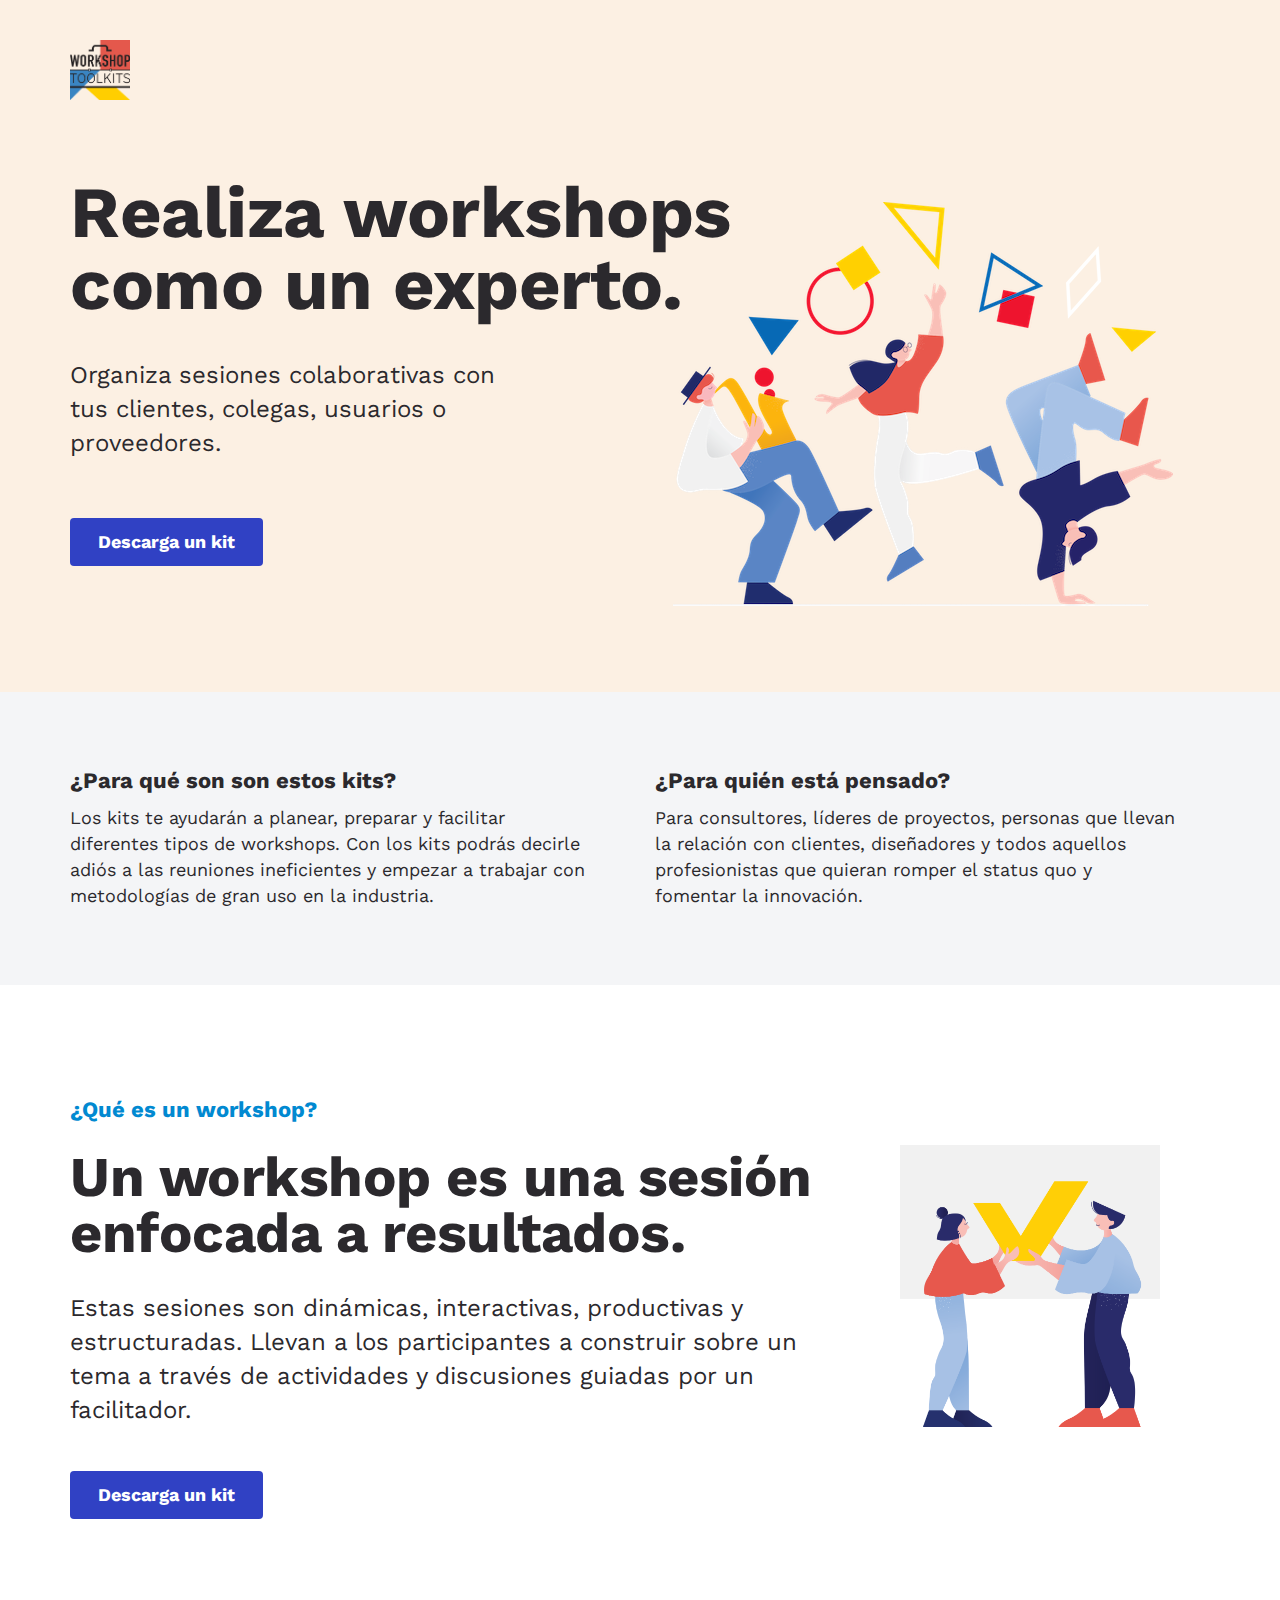
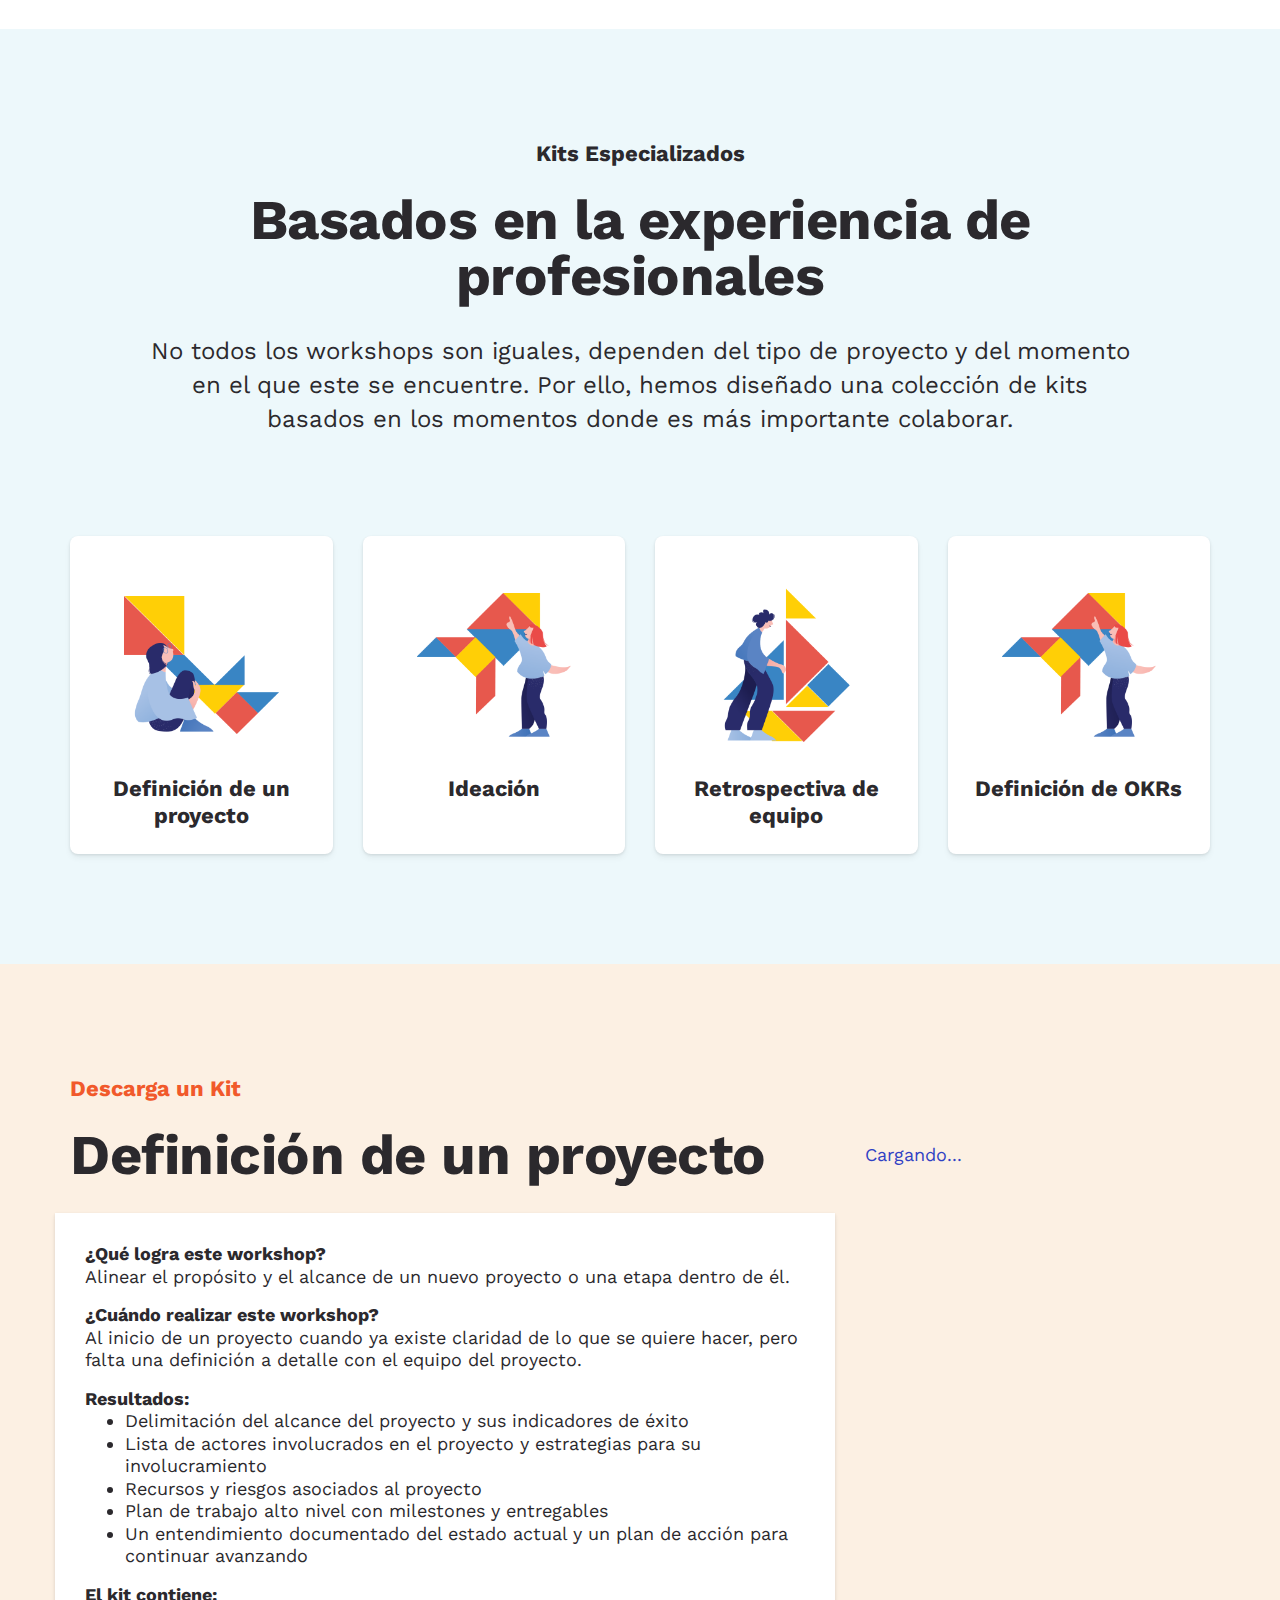
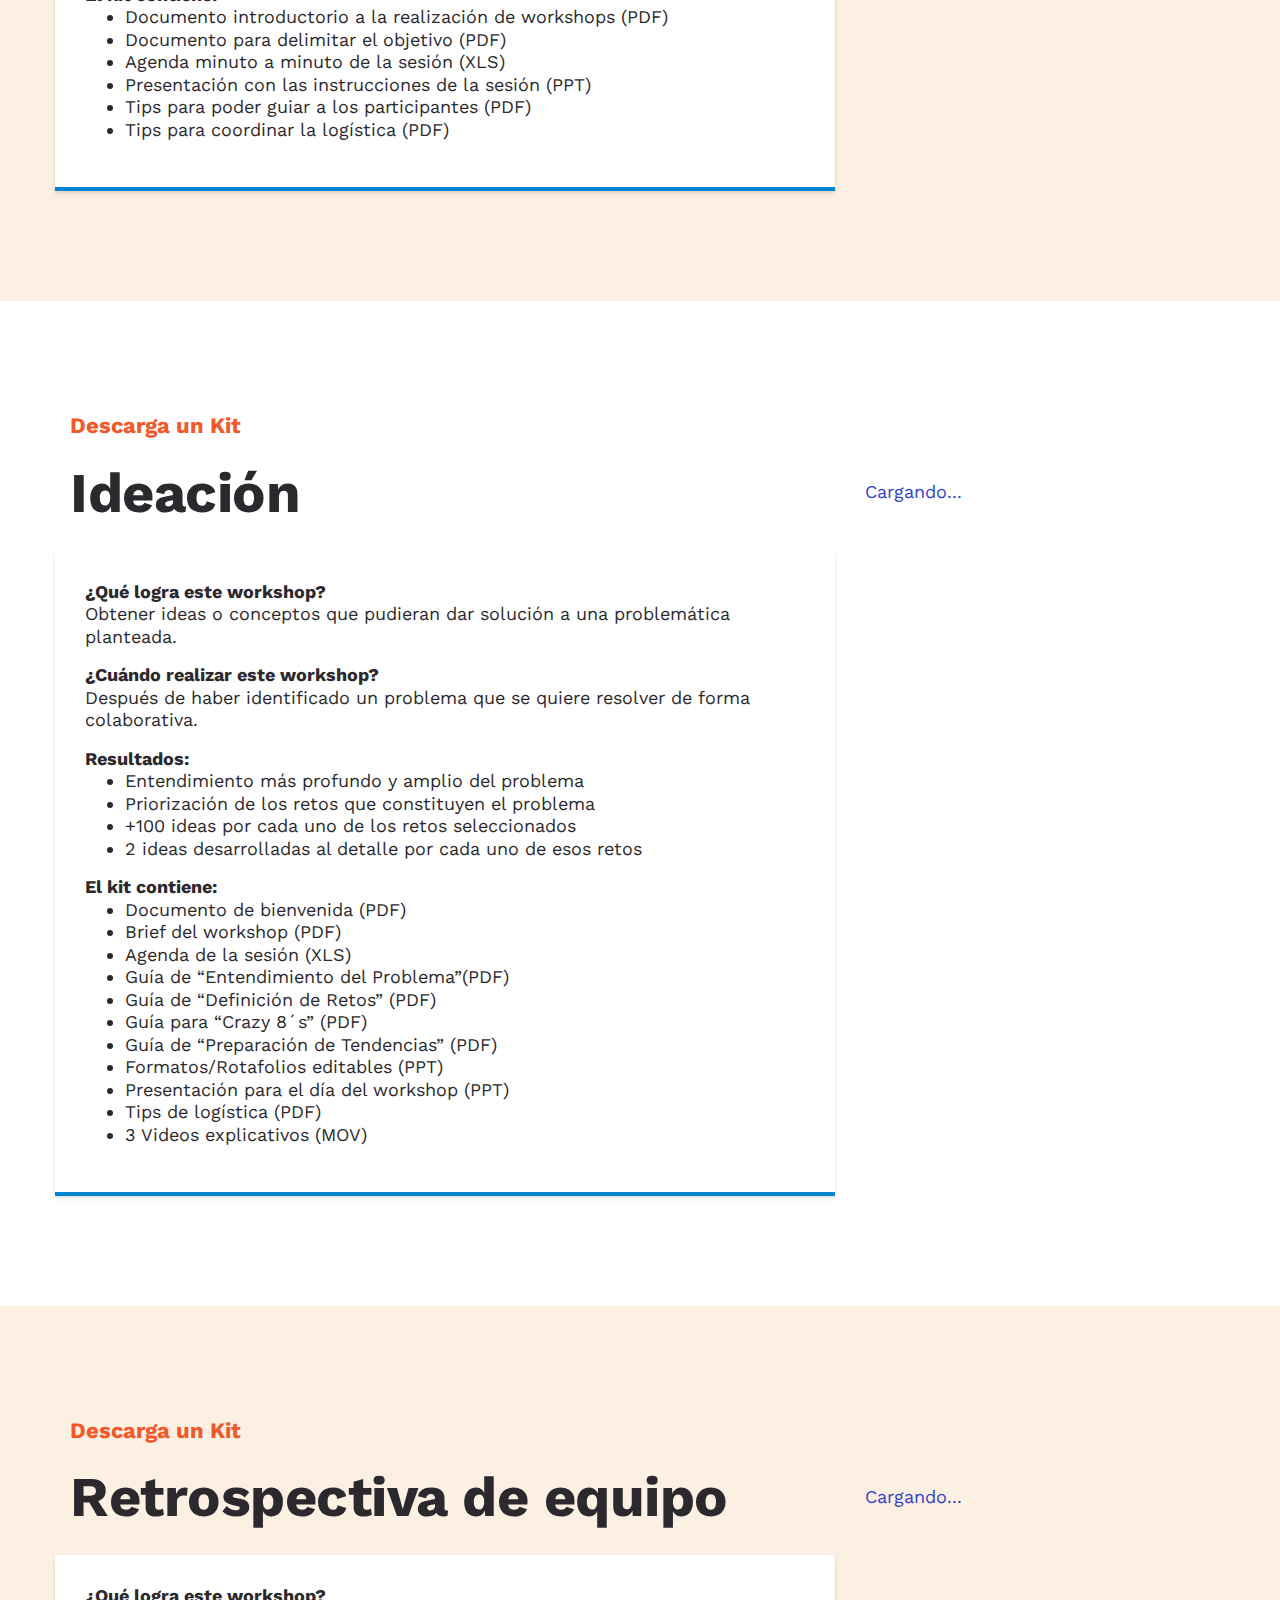
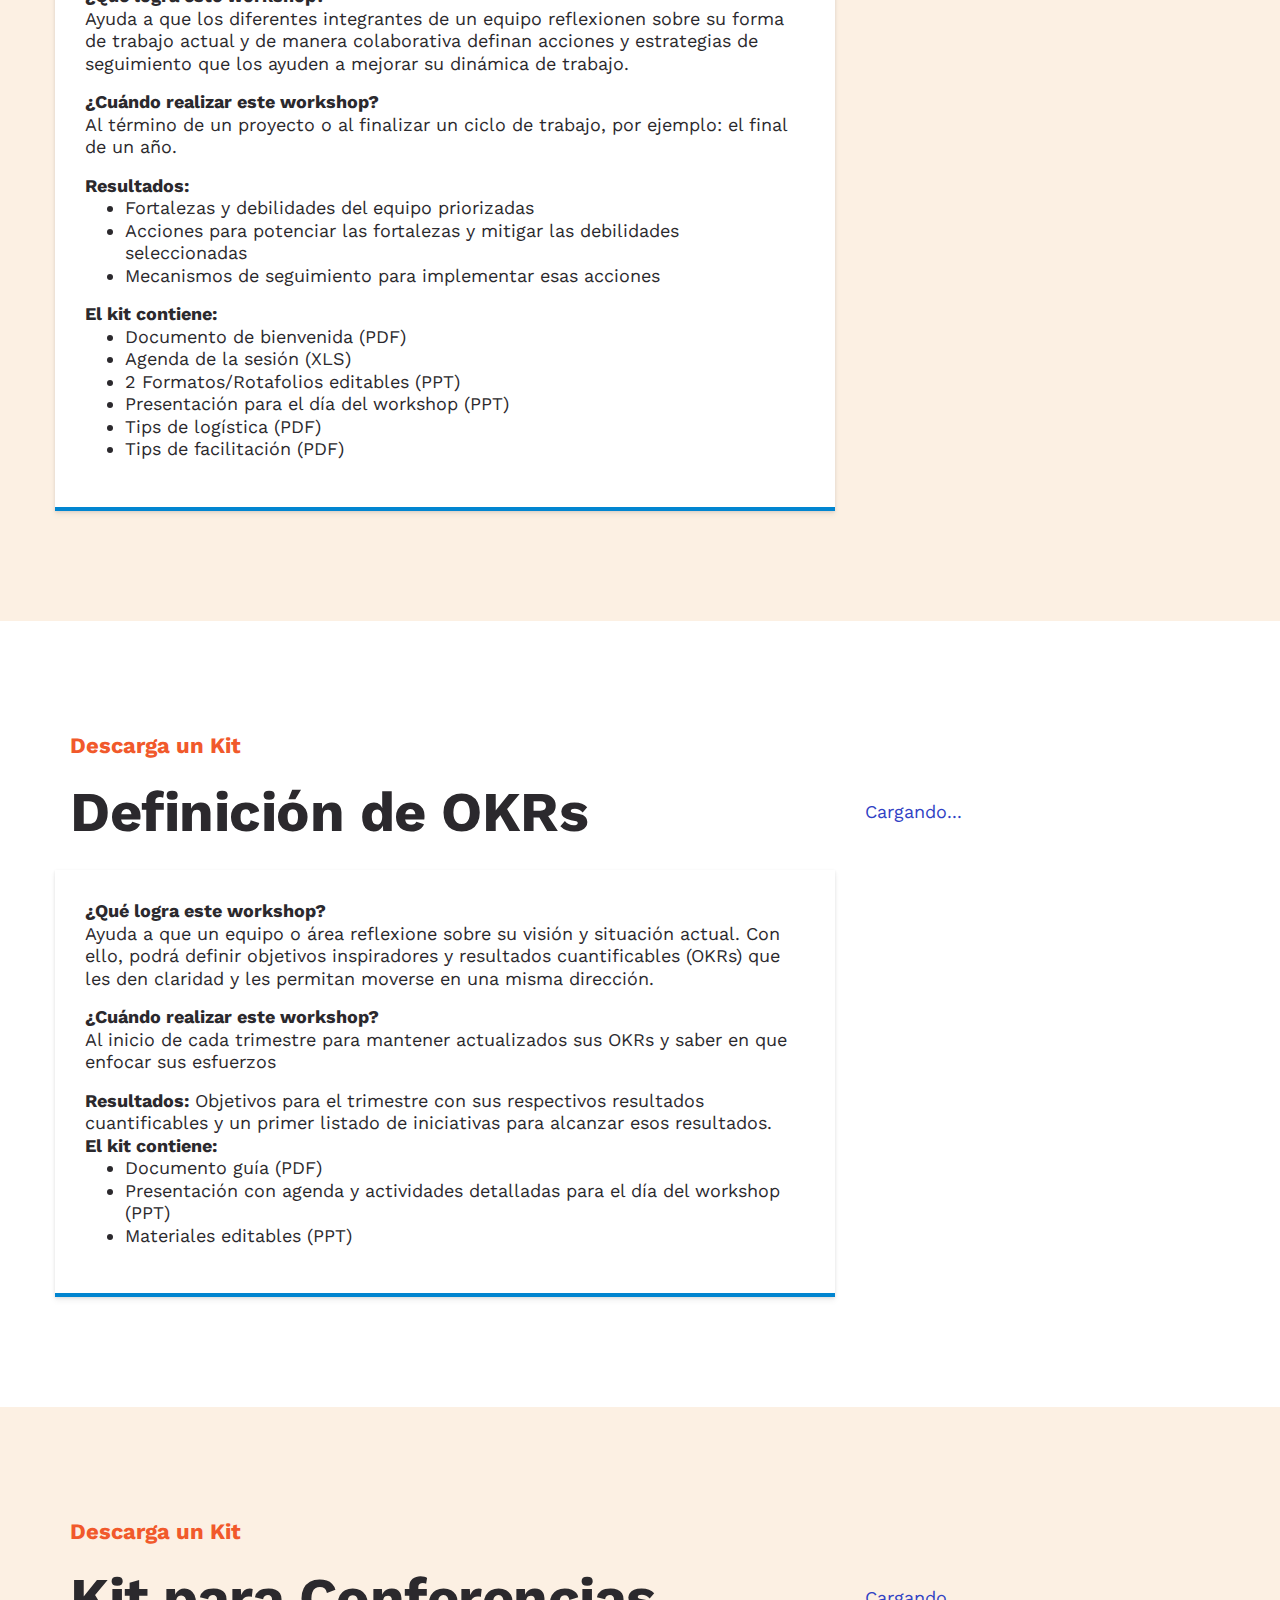
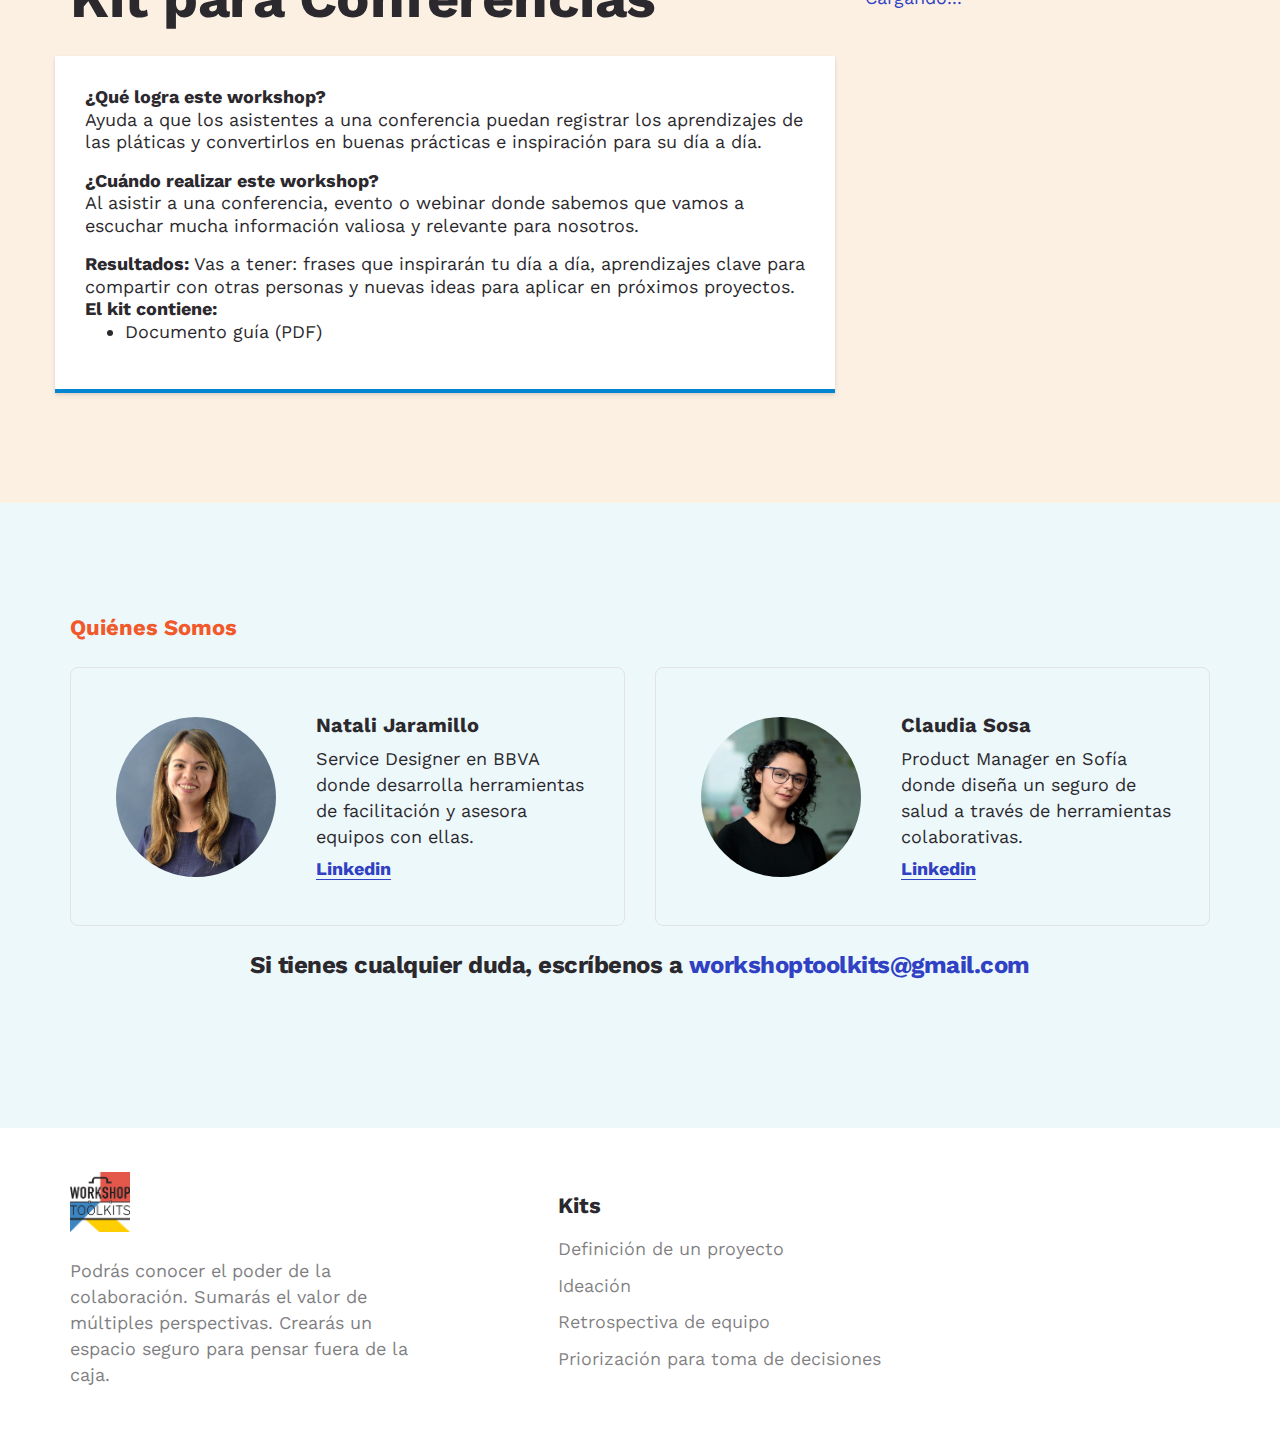
<file: index.html>
<!doctype html>
<html lang="en">
  <head>
    <!-- Global site tag (gtag.js) - Google Analytics -->
    <script async src="https://www.googletagmanager.com/gtag/js?id=UA-146871199-1"></script>
    <script>
      window.dataLayer = window.dataLayer || [];
      function gtag(){dataLayer.push(arguments);}
      gtag('js', new Date());

      gtag('config', 'UA-146871199-1');
    </script>

    <meta charset="utf-8">
    <title>Workshop Toolkits</title>
    <meta http-equiv="X-UA-Compatible" content="IE=Edge">
    <meta name="viewport" content="width=device-width, initial-scale=1">
    <meta name="theme-color" content="#fff">
    <meta name="format-detection" content="telephone=no">
    <link rel="apple-touch-icon" sizes="180x180" href="img/apple-touch-icon.png">
    <link rel="icon" type="image/png" sizes="32x32" href="img/Favicon.png">
    <link rel="manifest" href="img/site.webmanifest">
    <link rel="mask-icon" href="img/safari-pinned-tab.svg" color="#2a505b">
    <meta name="msapplication-TileColor" content="#da532c">
    <meta name="theme-color" content="#ffffff">
    <link href="https://fonts.googleapis.com/css?family=Work+Sans:400,700" rel="stylesheet">
    <link rel="stylesheet" media="all" href="css/bootstrap.min.css">
    <link rel="stylesheet" media="all" href="css/foundation.css">
    <meta name="description" content="">
    <!-- Twitter Card data -->
    <meta name="twitter:card" content="">
    <meta name="twitter:site" content="">
    <meta name="twitter:title" content="">
    <meta name="twitter:description" content="">
    <meta name="twitter:creator" content="">
    <meta name="twitter:image" content="">
    <!-- Open Graph data -->
    <meta property="og:title" content="">
    <meta property="og:type" content="article">
    <meta property="og:url" content="">
    <meta property="og:image" content="">
    <meta property="og:description" content="">
    <meta property="og:site_name" content="">
    <meta property="fb:admins" content="">
    
    <!-- Facebook Pixel Code -->
      <script>
      !function(f,b,e,v,n,t,s)
      {if(f.fbq)return;n=f.fbq=function(){n.callMethod?
      n.callMethod.apply(n,arguments):n.queue.push(arguments)};
      if(!f._fbq)f._fbq=n;n.push=n;n.loaded=!0;n.version='2.0';
      n.queue=[];t=b.createElement(e);t.async=!0;
      t.src=v;s=b.getElementsByTagName(e)[0];
      s.parentNode.insertBefore(t,s)}(window,document,'script',
      'https://connect.facebook.net/en_US/fbevents.js');
       fbq('init', '415502736089641'); 
      fbq('track', 'PageView');
      </script>
      <noscript>
       <img height="1" width="1" 
      src="https://www.facebook.com/tr?id=415502736089641&ev=PageView
      &noscript=1"/>
      </noscript>
    <!-- End Facebook Pixel Code -->    
  </head>
  <body>
    <!-- BEGIN page -->
    <div class="page">
      <!-- BEGIN header -->
      <header class="header header-main">
        <div class="container">
          <nav class="navbar navbar-expand-lg">
            <a class="navbar-brand" href="/">
              <div class="navbar-logo">
                <img src="img/Logo.png" alt="Foundation">
              </div>
            </a>
            <button class="navbar-toggler" type="button" data-toggle="collapse" data-target="#navbarDropdown" aria-controls="navbarDropdown" aria-expanded="false" aria-label="Toggle navigation">
              <span class="navbar-toggler-icon"></span>
            </button>
          </nav>
        </div>
      </header>
      <!-- END header -->
      <!-- BEGIN inner -->
      <div class="inner">
        <div class="section section-main" style="background: #FCF0E3">
          <div class="container">
            <div class="section-body">
              <h1 class="title" style='font-size: 72px;'>Realiza workshops como un experto.</h1>
              <div class="text">Organiza sesiones colaborativas con tus clientes, colegas, usuarios o proveedores.</div>
              <div class="btn-group-simple">
                <a class="btn btn-primary" href="#especializado">Descarga un kit</a>
              </div>
              <div class="preview">
                <img class="preview-pic" src="img/Home_01.png"  alt="Foundation">
              </div>
            </div>
          </div>
        </div>
        <div class="section section-sm section-gray">
          <div class="container">
            <div class="row">
              <div class="col-md-6 mb-5 mb-lg-0">
                <div class="about">
                  <h4 class="about-title">¿Para qué son son estos kits?</h4>
                  <div class="about-text" style='font-size: 18px'>Los kits te ayudarán a planear, preparar y facilitar diferentes tipos de workshops. Con los kits podrás decirle adiós a las reuniones ineficientes y empezar a trabajar con metodologías de gran uso en la industria.</div>
                </div>
              </div>
              <div class="col-md-6">
                <div class="about">
                  <h4 class="about-title">¿Para quién está pensado?</h4>
                  <div class="about-text" style='font-size: 18px'>Para consultores, líderes de proyectos, personas que llevan la relación con clientes, diseñadores y todos aquellos profesionistas que quieran romper el status quo y fomentar la innovación.</div>
                </div>
              </div>
            </div>
          </div>
        </div>
        <div class="section">
          <div class="container">
            <div class="row">
              <div class="col-md-8 mb-5 mb-lg-0">
                <div class="">
                  <div class="theme" style="color: #0189D1">¿Qué es un workshop?</div>
                  <div class="title title-2">Un workshop es una sesión enfocada a resultados.</div>
                  <div class="text">Estas sesiones son dinámicas, interactivas, productivas y estructuradas. Llevan a los participantes a construir sobre un tema a través de actividades y discusiones guiadas por un facilitador.</div>
                  <a class="btn btn-primary" href="#especializado">Descarga un kit</a>
                </div>
              </div>
              <div class="col-md-4">
                <figure class="preview">
                  <img class="preview-pic" src="img/Home_02.png" alt="" style="padding:50px">
                  <figcaption class="preview-figcaption"></figcaption>
                </figure>
              </div>
            </div>
          </div>
        </div>

        <div class="section" style="background: #EDF8FB" id='especializado'>
          <div class="container">
            <div class="center" style='max-width: 1000px;'>
              <div class="theme">Kits Especializados</div>
              <div class="title title-2">Basados en la experiencia de profesionales</div>
              <div class="text">No todos los workshops son iguales, dependen del tipo de proyecto y del momento en el que este se encuentre. Por ello, hemos diseñado una colección de kits basados en los momentos donde es más importante colaborar.</div>
            </div>
            <div class="row audience">
              <div class="col-lg-3 col-md-6 mb-3 mb-lg-0">
                <a href="#defineproject" class="audience-item">
                  <div class="audience-preview">
                    <img class="audience-pic" src="img/Kit_01.png" alt="" style="padding:30px">
                  </div>
                  <div class="audience-title">Definición de un proyecto</div>
                </a>
              </div>
              <div class="col-lg-3 col-md-6 mb-3 mb-lg-0">
                <a href="#ideacion" class="audience-item">
                  <div class="audience-preview">
                    <img class="audience-pic" src="img/Kit_03.png" alt="" style="padding:30px">
                  </div>
                  <div class="audience-title">Ideación</div>
                </a>
              </div>
              <div class="col-lg-3 col-md-6 mb-3 mb-lg-0">
                <a href="#retrospectiva" class="audience-item">
                  <div class="audience-preview">
                    <img class="audience-pic" src="img/Kit_02.png" alt="" style="padding:30px">
                  </div>
                  <div class="audience-title">Retrospectiva de equipo</div>
                </a>
              </div>
              <div class="col-lg-3 col-md-6 mb-3 mb-lg-0">
                <a href="#okrs" class="audience-item">
                  <div class="audience-preview">
                    <img class="audience-pic" src="img/Kit_03.png" alt="" style="padding:30px">
                  </div>
                  <div class="audience-title">Definición de OKRs</div>
                </a>
              </div>
            </div>
          </div>
        </div>        

        <div class="section" style="background: #FCF0E3" id='defineproject'>
          <div class="container">
            <div class="row">              
              <div class="col-md-8 col-lg-8">
                <div>
                  <div class="theme" style="color: #F1592B">Descarga un Kit</div>
                  <div class="title title-2">Definición de un proyecto</div>
                  <div class="review review-single" style='margin: 0 -15px;'>
                    <div>
                      <p>
                        <strong>¿Qué logra este workshop?</strong><br>
                        Alinear el propósito y el alcance de un nuevo proyecto o una etapa dentro de él.
                      </p>
                      <p>
                        <strong>¿Cuándo realizar este workshop?</strong><br/>
                        Al inicio de un proyecto cuando ya existe claridad de lo que se quiere hacer, pero falta una definición a detalle con el equipo del proyecto.                       
                      </p>
                    </div>
                    <div>
                      <strong>Resultados:</strong>
                      <ul>
                        <li>Delimitación del alcance del proyecto y sus indicadores de éxito</li>
                        <li>Lista de actores involucrados en el proyecto y estrategias para su involucramiento</li>
                        <li>Recursos y riesgos asociados al proyecto</li>
                        <li>Plan de trabajo alto nivel con milestones y entregables</li>
                        <li>Un entendimiento documentado del estado actual y un plan de acción para continuar avanzando</li>
                      </ul>
                    </div>
                    <div>
                      <strong>El kit contiene:</strong>
                      <ul>
                        <li>Documento introductorio a la realización de workshops (PDF)</li>  
                        <li>Documento para delimitar el objetivo (PDF)</li>
                        <li>Agenda minuto a minuto de la sesión (XLS)</li>
                        <li>Presentación con las instrucciones de la sesión (PPT)</li>
                        <li>Tips para poder guiar a los participantes (PDF)</li>
                        <li>Tips para coordinar la logística (PDF)</li>
                      </ul>
                    </div>
                  </div>
                </div>
              </div>
              <div class="col-md-4 col-lg-4" style='padding:70px 30px;'>
                <script src="https://gumroad.com/js/gumroad-embed.js"></script>
                <div class="gumroad-product-embed" data-gumroad-product-id="kit01"><a href="https://gumroad.com/l/kit01">Cargando...</a></div>
              </div>  
            </div>
          </div>
        </div>

        <div class="section" style="background: white" id='ideacion'>
          <div class="container">
            <div class="row">              
              <div class="col-md-8 col-lg-8">
                <div>
                  <div class="theme" style="color: #F1592B">Descarga un Kit</div>
                  <div class="title title-2">Ideación</div>
                  <div class="review review-single" style='margin: 0 -15px;'>
                      <div>
                          <p><strong>¿Qué logra este workshop?</strong><br>
                          Obtener ideas o conceptos que pudieran dar solución a una problemática planteada.
                          </p>
                          <p><strong>¿Cuándo realizar este workshop?</strong><br/>
                            Después de haber identificado un problema que se quiere resolver de forma colaborativa.             
                          </p>
                      </div>
    
                    <div>
                        <strong>Resultados:</strong>
                        <ul>
                          <li>Entendimiento más profundo y amplio del problema</li>
                          <li>Priorización de los retos que constituyen el problema</li>
                          <li>+100 ideas por cada uno de los retos seleccionados</li>
                          <li>2 ideas desarrolladas al detalle por cada uno de esos retos</li>
                        </ul>
                    </div>

                    <div>
                      <strong>El kit contiene:</strong>
                        <ul>
                          <li>Documento de bienvenida (PDF)</li>
                          <li>Brief del workshop (PDF)</li>
                          <li>Agenda de la sesión (XLS)</li>
                          <li>Guía de “Entendimiento del Problema”(PDF)</li>
                          <li>Guía de “Definición de Retos” (PDF)</li>
                          <li>  Guía para “Crazy 8´s” (PDF)</li>
                          <li>Guía de “Preparación de Tendencias” (PDF)</li>
                          <li>Formatos/Rotafolios editables (PPT)</li>
                          <li>Presentación para el día del workshop (PPT)</li>
                          <li>Tips de logística (PDF)</li>
                          <li>3 Videos explicativos (MOV)</li>                            
                        </ul>                        
                    </div>
                  </div>
                </div>
              </div>
              <div class="col-md-4 col-lg-4" style='padding:70px 30px;'>
                <script src="https://gumroad.com/js/gumroad-embed.js"></script>
                <div class="gumroad-product-embed" data-gumroad-product-id="KYrWFo"><a href="https://gumroad.com/l/KYrWFo">Cargando...</a></div>
              </div>
            </div>
          </div>
        </div>

        <div class="section" style="background: #FCF0E3" id='retrospectiva'>
          <div class="container">
            <div class="row">              
              <div class="col-md-8 col-lg-8">
                <div>
                  <div class="theme" style="color: #F1592B">Descarga un Kit</div>
                  <div class="title title-2">Retrospectiva de equipo</div>
                  <div class="review review-single" style='margin: 0 -15px;'>
                      <div>
                          <p><strong>¿Qué logra este workshop?</strong><br>
                            Ayuda a que los diferentes integrantes de un equipo reflexionen sobre su forma de trabajo actual y de manera colaborativa definan acciones y estrategias de seguimiento que los ayuden a mejorar su dinámica de trabajo.
                          </p>
                          <p><strong>¿Cuándo realizar este workshop?</strong><br/>
                            Al término de un proyecto o al finalizar un ciclo de trabajo, por ejemplo: el final de un año.                       
                          </p>
                      </div>
    
                    <div>
                        <strong>Resultados:</strong>
                        <ul>
                          <li>Fortalezas y debilidades del equipo priorizadas</li>
                          <li>Acciones para potenciar las fortalezas y mitigar las debilidades seleccionadas</li>
                          <li>Mecanismos de seguimiento para implementar esas acciones</li>
                        </ul>
                    </div>

                    <div>
                      <strong>El kit contiene:</strong>
                        <ul>
                          <li>Documento de bienvenida (PDF)</li>  
                          <li>Agenda de la sesión (XLS)</li>
                          <li>2 Formatos/Rotafolios editables (PPT)</li>
                          <li>Presentación para el día del workshop (PPT)</li>
                          <li>Tips de logística (PDF)</li>
                          <li>Tips de facilitación (PDF)</li>
                        </ul>                        
                    </div>
                  </div>
                </div>
              </div>
              <div class="col-md-4 col-lg-4" style='padding:70px 30px;'>
                <script src="https://gumroad.com/js/gumroad-embed.js"></script>
                <div class="gumroad-product-embed" data-gumroad-product-id="ZCpZt"><a href="https://gumroad.com/l/ZCpZt">Cargando...</a></div>
              </div>  
            </div>
          </div>
        </div>


        <div class="section" style="background: white" id='okrs'>
          <div class="container">
            <div class="row">              
              <div class="col-md-8 col-lg-8">
                <div>
                  <div class="theme" style="color: #F1592B">Descarga un Kit</div>
                  <div class="title title-2">Definición de OKRs</div>
                  <div class="review review-single" style='margin: 0 -15px;'>
                      <div>
                          <p><strong>¿Qué logra este workshop?</strong><br>
                            Ayuda a que un equipo o área reflexione sobre su visión y situación actual. Con ello, podrá definir objetivos inspiradores y resultados cuantificables (OKRs) que les den claridad y les permitan moverse en una misma dirección.
                          </p>
                          <p><strong>¿Cuándo realizar este workshop?</strong><br/>
                            Al inicio de cada trimestre para mantener actualizados sus OKRs y saber en que enfocar sus esfuerzos
                          </p>
                      </div>
    
                    <div>
                        <strong>Resultados:</strong>
                        Objetivos para el trimestre con sus respectivos resultados cuantificables y un primer listado de iniciativas para alcanzar esos resultados.
                    </div>

                    <div>
                      <strong>El kit contiene:</strong>
                        <ul>
                          <li>Documento guía (PDF)</li>  
                          <li>Presentación con agenda y actividades detalladas para el día del workshop (PPT)</li>
                          <li>Materiales editables (PPT)</li>
                        </ul>                        
                    </div>
                  </div>
                </div>
              </div>
              <div class="col-md-4 col-lg-4" style='padding:70px 30px;'>
                <script src="https://gumroad.com/js/gumroad-embed.js"></script>
                <div class="gumroad-product-embed" data-gumroad-product-id="TdAks"><a href="https://gumroad.com/l/TdAks">Cargando...</a></div>
              </div>  
            </div>
          </div>
        </div>


        <div class="section" style="background: #FCF0E3" id='retrospectiva'>
          <div class="container">
            <div class="row">              
              <div class="col-md-8 col-lg-8">
                <div>
                  <div class="theme" style="color: #F1592B">Descarga un Kit</div>
                  <div class="title title-2">Kit para Conferencias</div>
                  <div class="review review-single" style='margin: 0 -15px;'>
                      <div>
                          <p><strong>¿Qué logra este workshop?</strong><br>
                            Ayuda a que los asistentes a una conferencia puedan registrar los aprendizajes de las pláticas y convertirlos en buenas prácticas e inspiración para su día a día.
                          </p>
                          <p><strong>¿Cuándo realizar este workshop?</strong><br/>
                            Al asistir a una conferencia, evento o webinar donde sabemos que vamos a escuchar mucha información valiosa y relevante para nosotros.
                          </p>
                      </div>
    
                    <div>
                        <strong>Resultados:</strong>
                        Vas a tener: frases que inspirarán tu día a día, aprendizajes clave para compartir con otras personas y nuevas ideas para aplicar en próximos proyectos.
                    </div>

                    <div>
                      <strong>El kit contiene:</strong>
                        <ul>
                          <li>Documento guía (PDF)</li>  
                        </ul>                        
                    </div>
                  </div>
                </div>
              </div>
              <div class="col-md-4 col-lg-4" style='padding:70px 30px;'>
                <script src="https://gumroad.com/js/gumroad-embed.js"></script>
                <div class="gumroad-product-embed" data-gumroad-product-id="Ntygf"><a href="https://gumroad.com/l/Ntygf">Cargando...</a></div>
              </div>  
            </div>
          </div>
        </div>


        <div class="section" style="background: #EDF8FB" id='contact'>
          <div class="container">
            <div class="theme" style="color: #F1592B">Quiénes Somos</div>
            <div class="row">
              <div class="col-lg-6 mb-3 mb-lg-0">
                <div class="service service-horz">
                  <div class="service-preview">
                    <img class="service-pic rounded-circle" src="img/natali.png" alt="">
                  </div>
                  <div class="service-group">
                    <div class="service-title">Natali Jaramillo</div>
                    <div class="service-text">Service Designer en BBVA donde desarrolla herramientas de facilitación y asesora equipos con ellas.</div>
                    <a class="link" href="https://www.linkedin.com/in/natjafer/">Linkedin</a>
                  </div>
                </div>
              </div>
              <div class="col-lg-6">
                <div class="service service-horz">
                  <div class="service-preview">
                    <img class="service-pic rounded-circle" src="img/claudia.jpeg" alt="">
                  </div>
                  <div class="service-group">
                    <div class="service-title">Claudia Sosa</div>
                    <div class="service-text">Product Manager en Sofía donde diseña un seguro de salud a través de herramientas colaborativas.</div>
                    <a class="link" href="https://www.linkedin.com/in/claudiagizela-sosa/">Linkedin</a>
                  </div>
                </div>
              </div>
            </div>        
            <div class="title title-4 text-center" style="padding-top:1em;">
              Si tienes cualquier duda, escríbenos a <a href="mailto:workshoptoolkits@gmail.com">workshoptoolkits@gmail.com</a>
            </div>  
          </div>
        </div>
      </div>
      <!-- END inner -->
      <!-- BEGIN footer -->
      <footer class="footer">
        <div class="footer-section">
          <div class="container">
            <div class="row">
              <div class="col-lg-5 mb-3 mb-lg-0">
                <a class="navbar-brand" href="/">
                  <div class="navbar-logo">
                    <img src="img/Logo.png" alt="Foundation" />
                  </div>
                </a>
                <div class="footer-text">
                  Podrás conocer el poder de la colaboración.
                  Sumarás el valor de múltiples perspectivas.
                  Crearás un espacio seguro para pensar fuera de la caja.
                </div>
              </div>
              <div class="hr"></div>
              <div class="col-lg-6 col-md-6 mb-6 mb-lg-0">
                <div class="footer-category">Kits</div>
                <div class="footer-menu">
                  <a class="footer-link" href="#defineproject">Definición de un proyecto</a>
                  <a class="footer-link" href="#ideacion">Ideación</a>
                  <a class="footer-link" href="#retrospectiva">Retrospectiva de equipo</a>
                  <a class="footer-link" href="#especializado">Priorización para toma de decisiones</a>
                </div>
              </div>
            </div>
          </div>
        </div>
      </footer>
      <!-- END footer -->
    </div>
    <!-- END page -->
    <!-- BEGIN scripts -->
    <script src="js/lib/jquery-3.3.1.min.js"></script>
    <script src="js/lib/bootstrap.min.js"></script>
    <script src="js/foundation.js"></script>
    <!-- END scripts -->
  </body>
</html>
</file>
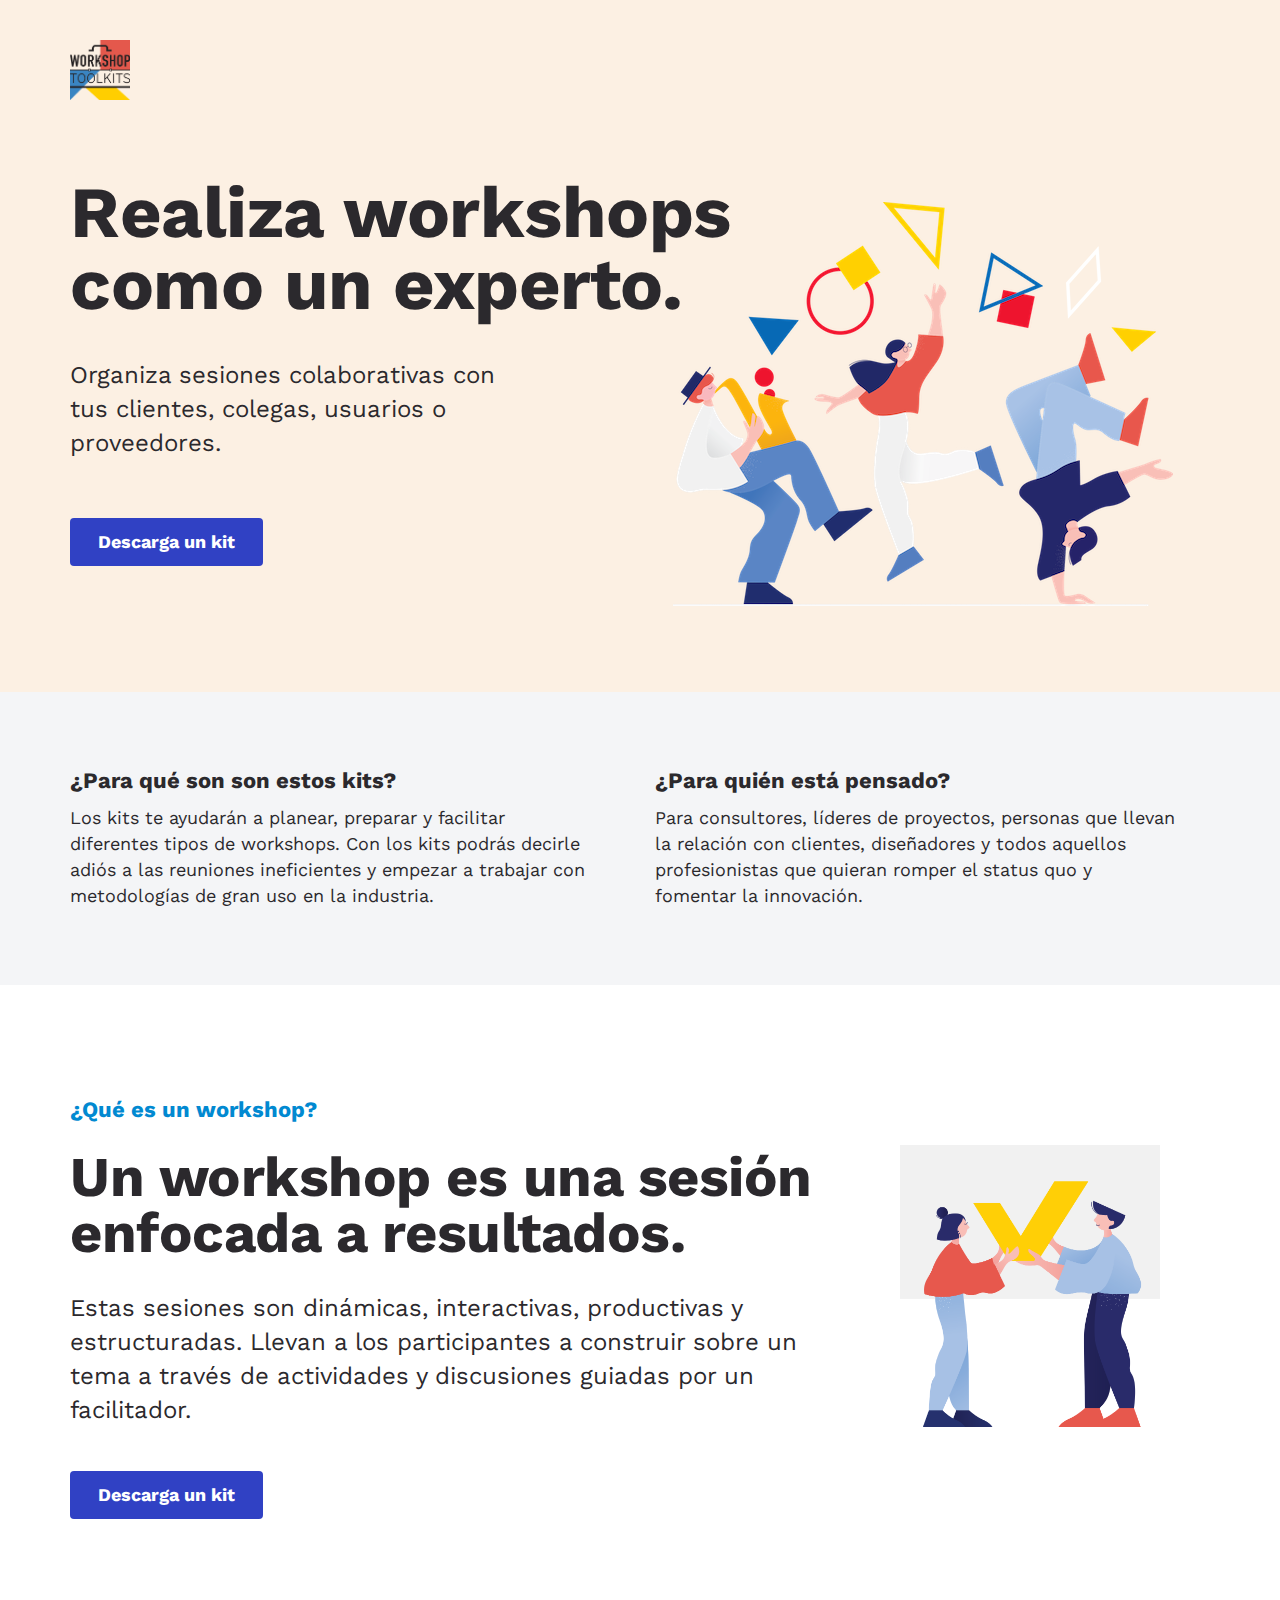
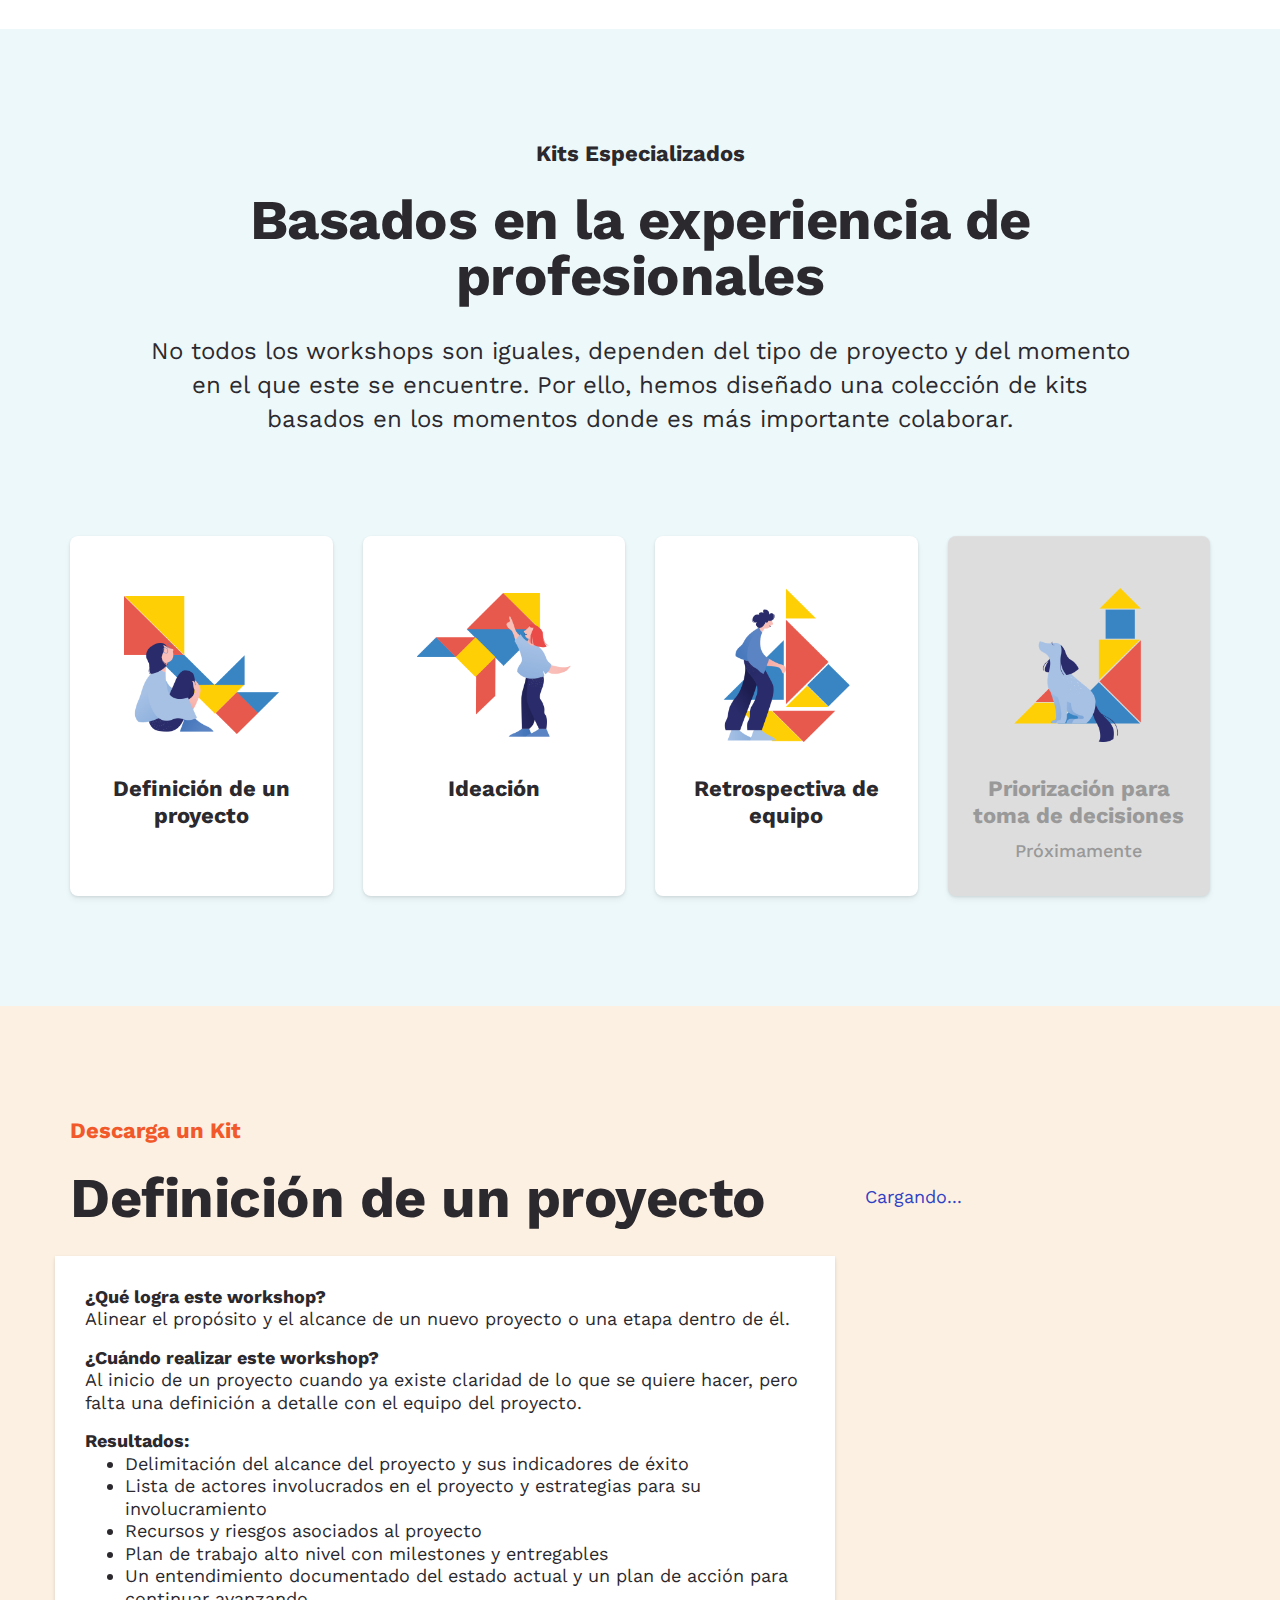
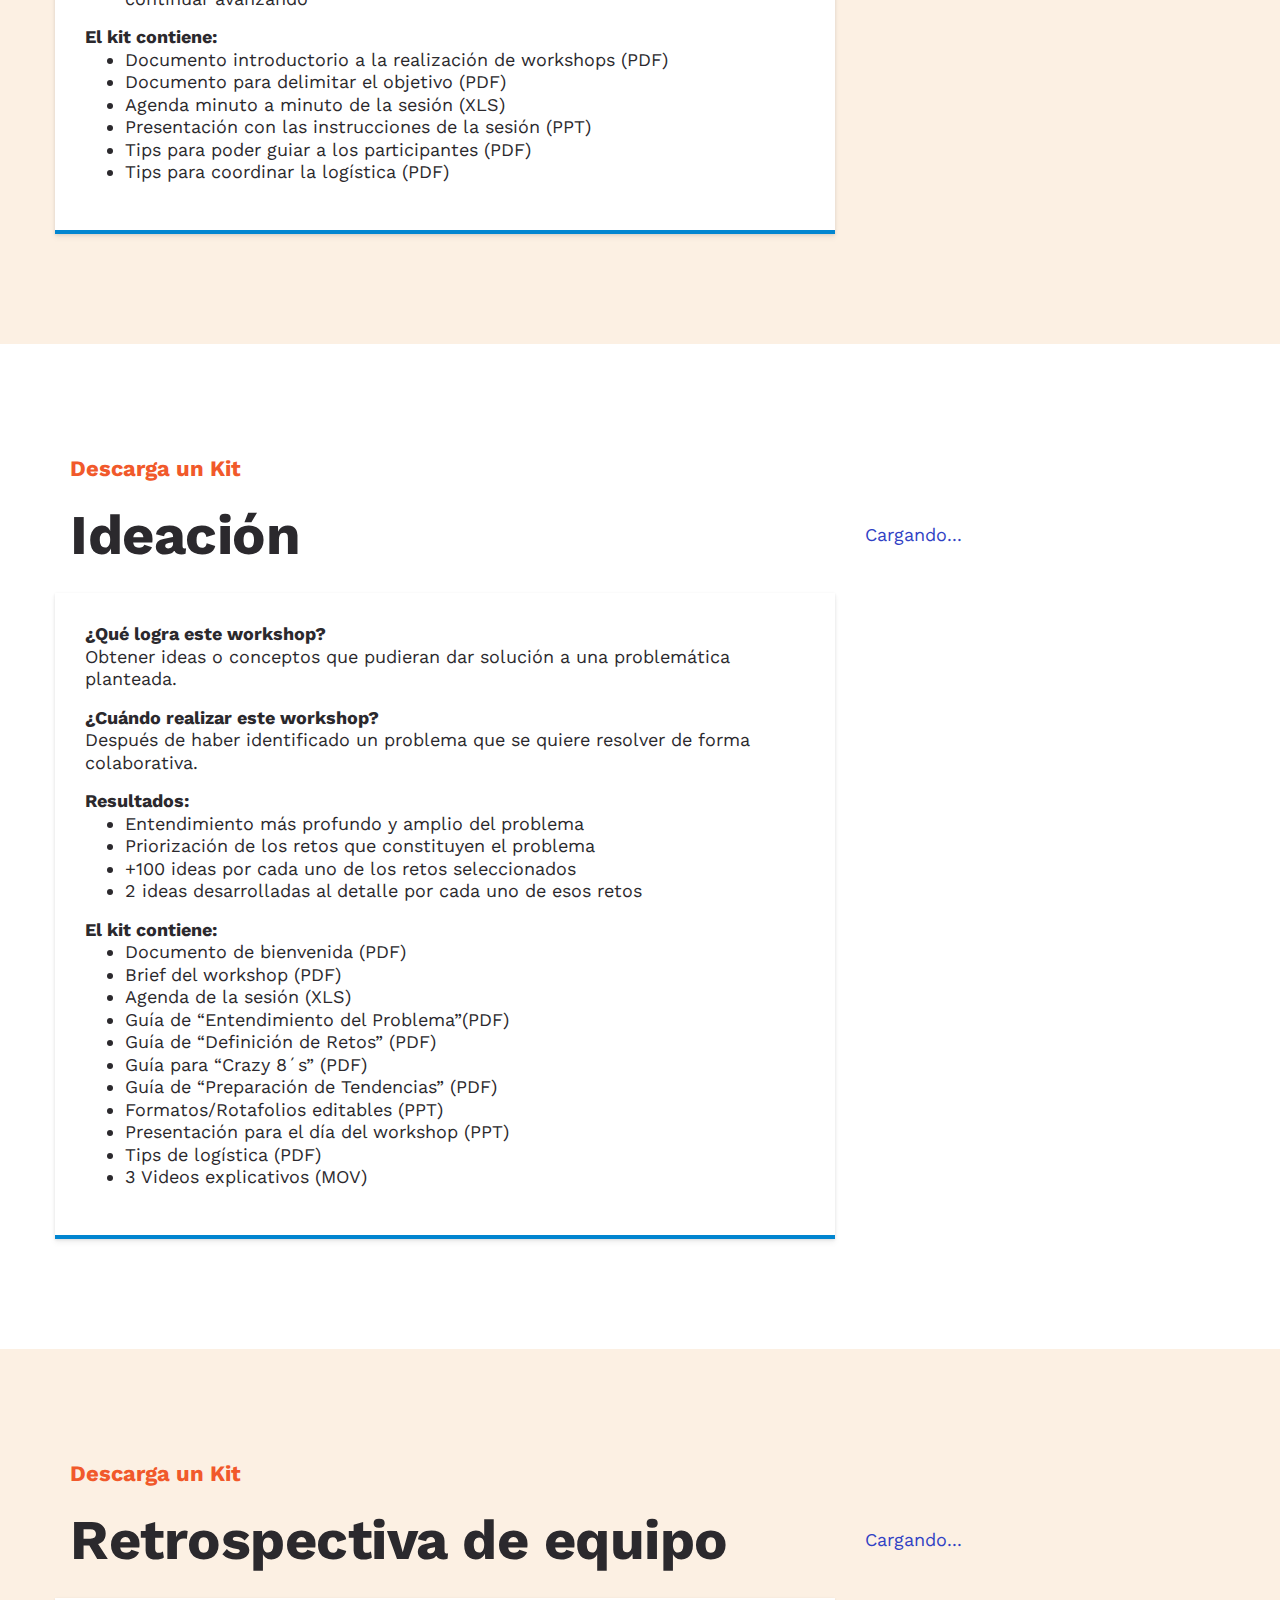
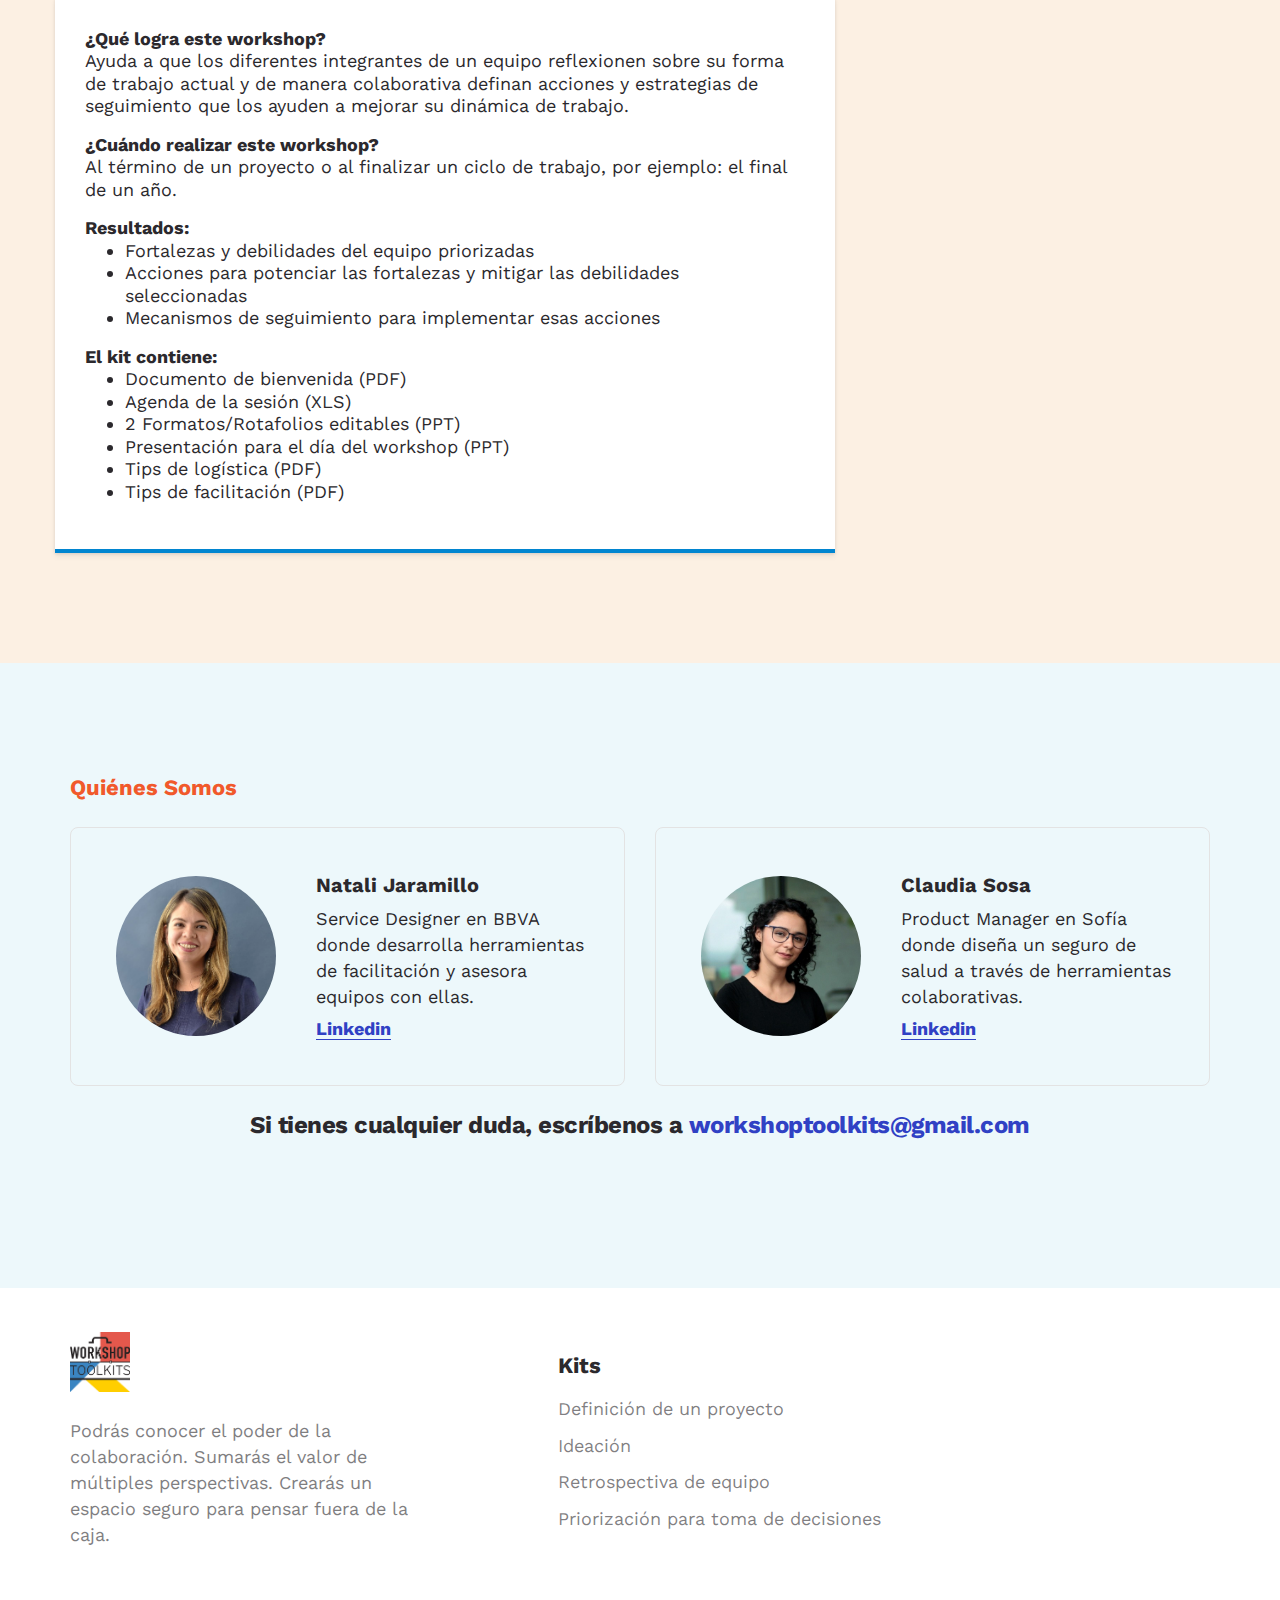
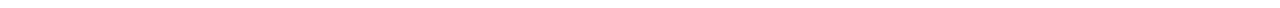
<file: index2.html>
<!doctype html>
<html lang="en">
  <head>
    <!-- Global site tag (gtag.js) - Google Analytics -->
    <script async src="https://www.googletagmanager.com/gtag/js?id=UA-146871199-1"></script>
    <script>
      window.dataLayer = window.dataLayer || [];
      function gtag(){dataLayer.push(arguments);}
      gtag('js', new Date());

      gtag('config', 'UA-146871199-1');
    </script>

    <meta charset="utf-8">
    <title>Workshop Toolkits</title>
    <meta http-equiv="X-UA-Compatible" content="IE=Edge">
    <meta name="viewport" content="width=device-width, initial-scale=1">
    <meta name="theme-color" content="#fff">
    <meta name="format-detection" content="telephone=no">
    <link rel="apple-touch-icon" sizes="180x180" href="img/apple-touch-icon.png">
    <link rel="icon" type="image/png" sizes="32x32" href="img/Favicon.png">
    <link rel="manifest" href="img/site.webmanifest">
    <link rel="mask-icon" href="img/safari-pinned-tab.svg" color="#2a505b">
    <meta name="msapplication-TileColor" content="#da532c">
    <meta name="theme-color" content="#ffffff">
    <link href="https://fonts.googleapis.com/css?family=Work+Sans:400,700" rel="stylesheet">
    <link rel="stylesheet" media="all" href="css/bootstrap.min.css">
    <link rel="stylesheet" media="all" href="css/foundation.css">
    <meta name="description" content="">
    <!-- Twitter Card data -->
    <meta name="twitter:card" content="">
    <meta name="twitter:site" content="">
    <meta name="twitter:title" content="">
    <meta name="twitter:description" content="">
    <meta name="twitter:creator" content="">
    <meta name="twitter:image" content="">
    <!-- Open Graph data -->
    <meta property="og:title" content="">
    <meta property="og:type" content="article">
    <meta property="og:url" content="">
    <meta property="og:image" content="">
    <meta property="og:description" content="">
    <meta property="og:site_name" content="">
    <meta property="fb:admins" content="">
  </head>
  <body>
    <!-- BEGIN page -->
    <div class="page">
      <!-- BEGIN header -->
      <header class="header header-main">
        <div class="container">
          <nav class="navbar navbar-expand-lg">
            <a class="navbar-brand" href="/">
              <div class="navbar-logo">
                <img src="img/Logo.png" alt="Foundation">
              </div>
            </a>
            <button class="navbar-toggler" type="button" data-toggle="collapse" data-target="#navbarDropdown" aria-controls="navbarDropdown" aria-expanded="false" aria-label="Toggle navigation">
              <span class="navbar-toggler-icon"></span>
            </button>
          </nav>
        </div>
      </header>
      <!-- END header -->
      <!-- BEGIN inner -->
      <div class="inner">
        <div class="section section-main" style="background: #FCF0E3">
          <div class="container">
            <div class="section-body">
              <h1 class="title" style='font-size: 72px;'>Realiza workshops como un experto.</h1>
              <div class="text">Organiza sesiones colaborativas con tus clientes, colegas, usuarios o proveedores.</div>
              <div class="btn-group-simple">
                <a class="btn btn-primary" href="#especializado">Descarga un kit</a>
              </div>
              <div class="preview">
                <img class="preview-pic" src="img/Home_01.png"  alt="Foundation">
              </div>
            </div>
          </div>
        </div>
        <div class="section section-sm section-gray">
          <div class="container">
            <div class="row">
              <div class="col-md-6 mb-5 mb-lg-0">
                <div class="about">
                  <h4 class="about-title">¿Para qué son son estos kits?</h4>
                  <div class="about-text" style='font-size: 18px'>Los kits te ayudarán a planear, preparar y facilitar diferentes tipos de workshops. Con los kits podrás decirle adiós a las reuniones ineficientes y empezar a trabajar con metodologías de gran uso en la industria.</div>
                </div>
              </div>
              <div class="col-md-6">
                <div class="about">
                  <h4 class="about-title">¿Para quién está pensado?</h4>
                  <div class="about-text" style='font-size: 18px'>Para consultores, líderes de proyectos, personas que llevan la relación con clientes, diseñadores y todos aquellos profesionistas que quieran romper el status quo y fomentar la innovación.</div>
                </div>
              </div>
            </div>
          </div>
        </div>
        <div class="section">
          <div class="container">
            <div class="row">
              <div class="col-md-8 mb-5 mb-lg-0">
                <div class="">
                  <div class="theme" style="color: #0189D1">¿Qué es un workshop?</div>
                  <div class="title title-2">Un workshop es una sesión enfocada a resultados.</div>
                  <div class="text">Estas sesiones son dinámicas, interactivas, productivas y estructuradas. Llevan a los participantes a construir sobre un tema a través de actividades y discusiones guiadas por un facilitador.</div>
                  <a class="btn btn-primary" href="#especializado">Descarga un kit</a>
                </div>
              </div>
              <div class="col-md-4">
                <figure class="preview">
                  <img class="preview-pic" src="img/Home_02.png" alt="" style="padding:50px">
                  <figcaption class="preview-figcaption"></figcaption>
                </figure>
              </div>
            </div>
          </div>
        </div>

        <div class="section" style="background: #EDF8FB" id='especializado'>
          <div class="container">
            <div class="center" style='max-width: 1000px;'>
              <div class="theme">Kits Especializados</div>
              <div class="title title-2">Basados en la experiencia de profesionales</div>
              <div class="text">No todos los workshops son iguales, dependen del tipo de proyecto y del momento en el que este se encuentre. Por ello, hemos diseñado una colección de kits basados en los momentos donde es más importante colaborar.</div>
            </div>
            <div class="row audience">
              <div class="col-lg-3 col-md-6 mb-3 mb-lg-0">
                <a href="#defineproject" class="audience-item">
                  <div class="audience-preview">
                    <img class="audience-pic" src="img/Kit_01.png" alt="" style="padding:30px">
                  </div>
                  <div class="audience-title">Definición de un proyecto</div>
                </a>
              </div>
              <div class="col-lg-3 col-md-6 mb-3 mb-lg-0">
                <a href="#ideacion" class="audience-item">
                  <div class="audience-preview">
                    <img class="audience-pic" src="img/Kit_03.png" alt="" style="padding:30px">
                  </div>
                  <div class="audience-title">Ideación</div>
                </a>
              </div>
              <div class="col-lg-3 col-md-6 mb-3 mb-lg-0">
                <a href="#retrospectiva" class="audience-item">
                  <div class="audience-preview">
                    <img class="audience-pic" src="img/Kit_02.png" alt="" style="padding:30px">
                  </div>
                  <div class="audience-title">Retrospectiva de equipo</div>
                </a>
              </div>
              <div class="col-lg-3 col-md-6 mb-md-3 mb-lg-0">
                <span href="#" class="audience-item-disabled">
                  <div class="audience-preview">
                    <img class="audience-pic" src="img/Kit_04.png" alt="" style="padding:30px" />
                  </div>
                  <div class="audience-title">Priorización para toma de decisiones</div>
                  <div class="coming-soon-title">Próximamente</div>
                </span>
              </div>
            </div>
          </div>
        </div>        

        <div class="section" style="background: #FCF0E3" id='defineproject'>
          <div class="container">
            <div class="row">              
              <div class="col-md-8 col-lg-8">
                <div>
                  <div class="theme" style="color: #F1592B">Descarga un Kit</div>
                  <div class="title title-2">Definición de un proyecto</div>
                  <div class="review review-single" style='margin: 0 -15px;'>
                    <div>
                      <p>
                        <strong>¿Qué logra este workshop?</strong><br>
                        Alinear el propósito y el alcance de un nuevo proyecto o una etapa dentro de él.
                      </p>
                      <p>
                        <strong>¿Cuándo realizar este workshop?</strong><br/>
                        Al inicio de un proyecto cuando ya existe claridad de lo que se quiere hacer, pero falta una definición a detalle con el equipo del proyecto.                       
                      </p>
                    </div>
                    <div>
                      <strong>Resultados:</strong>
                      <ul>
                        <li>Delimitación del alcance del proyecto y sus indicadores de éxito</li>
                        <li>Lista de actores involucrados en el proyecto y estrategias para su involucramiento</li>
                        <li>Recursos y riesgos asociados al proyecto</li>
                        <li>Plan de trabajo alto nivel con milestones y entregables</li>
                        <li>Un entendimiento documentado del estado actual y un plan de acción para continuar avanzando</li>
                      </ul>
                    </div>
                    <div>
                      <strong>El kit contiene:</strong>
                      <ul>
                        <li>Documento introductorio a la realización de workshops (PDF)</li>  
                        <li>Documento para delimitar el objetivo (PDF)</li>
                        <li>Agenda minuto a minuto de la sesión (XLS)</li>
                        <li>Presentación con las instrucciones de la sesión (PPT)</li>
                        <li>Tips para poder guiar a los participantes (PDF)</li>
                        <li>Tips para coordinar la logística (PDF)</li>
                      </ul>
                    </div>
                  </div>
                </div>
              </div>
              <div class="col-md-4 col-lg-4" style='padding:70px 30px;'>
                <script src="https://gumroad.com/js/gumroad-embed.js"></script>
                <div class="gumroad-product-embed" data-gumroad-product-id="kit01"><a href="https://gumroad.com/l/kit01">Cargando...</a></div>
              </div>  
            </div>
          </div>
        </div>

        <div class="section" style="background: white" id='ideacion'>
          <div class="container">
            <div class="row">              
              <div class="col-md-8 col-lg-8">
                <div>
                  <div class="theme" style="color: #F1592B">Descarga un Kit</div>
                  <div class="title title-2">Ideación</div>
                  <div class="review review-single" style='margin: 0 -15px;'>
                      <div>
                          <p><strong>¿Qué logra este workshop?</strong><br>
                          Obtener ideas o conceptos que pudieran dar solución a una problemática planteada.
                          </p>
                          <p><strong>¿Cuándo realizar este workshop?</strong><br/>
                            Después de haber identificado un problema que se quiere resolver de forma colaborativa.             
                          </p>
                      </div>
    
                    <div>
                        <strong>Resultados:</strong>
                        <ul>
                          <li>Entendimiento más profundo y amplio del problema</li>
                          <li>Priorización de los retos que constituyen el problema</li>
                          <li>+100 ideas por cada uno de los retos seleccionados</li>
                          <li>2 ideas desarrolladas al detalle por cada uno de esos retos</li>
                        </ul>
                    </div>

                    <div>
                      <strong>El kit contiene:</strong>
                        <ul>
                          <li>Documento de bienvenida (PDF)</li>
                          <li>Brief del workshop (PDF)</li>
                          <li>Agenda de la sesión (XLS)</li>
                          <li>Guía de “Entendimiento del Problema”(PDF)</li>
                          <li>Guía de “Definición de Retos” (PDF)</li>
                          <li>  Guía para “Crazy 8´s” (PDF)</li>
                          <li>Guía de “Preparación de Tendencias” (PDF)</li>
                          <li>Formatos/Rotafolios editables (PPT)</li>
                          <li>Presentación para el día del workshop (PPT)</li>
                          <li>Tips de logística (PDF)</li>
                          <li>3 Videos explicativos (MOV)</li>                            
                        </ul>                        
                    </div>
                  </div>
                </div>
              </div>
              <div class="col-md-4 col-lg-4" style='padding:70px 30px;'>
                <script src="https://gumroad.com/js/gumroad-embed.js"></script>
                <div class="gumroad-product-embed" data-gumroad-product-id="KYrWFo"><a href="https://gumroad.com/l/KYrWFo">Cargando...</a></div>
              </div>
            </div>
          </div>
        </div>

        <div class="section" style="background: #FCF0E3" id='retrospectiva'>
          <div class="container">
            <div class="row">              
              <div class="col-md-8 col-lg-8">
                <div>
                  <div class="theme" style="color: #F1592B">Descarga un Kit</div>
                  <div class="title title-2">Retrospectiva de equipo</div>
                  <div class="review review-single" style='margin: 0 -15px;'>
                      <div>
                          <p><strong>¿Qué logra este workshop?</strong><br>
                            Ayuda a que los diferentes integrantes de un equipo reflexionen sobre su forma de trabajo actual y de manera colaborativa definan acciones y estrategias de seguimiento que los ayuden a mejorar su dinámica de trabajo.
                          </p>
                          <p><strong>¿Cuándo realizar este workshop?</strong><br/>
                            Al término de un proyecto o al finalizar un ciclo de trabajo, por ejemplo: el final de un año.                       
                          </p>
                      </div>
    
                    <div>
                        <strong>Resultados:</strong>
                        <ul>
                          <li>Fortalezas y debilidades del equipo priorizadas</li>
                          <li>Acciones para potenciar las fortalezas y mitigar las debilidades seleccionadas</li>
                          <li>Mecanismos de seguimiento para implementar esas acciones</li>
                        </ul>
                    </div>

                    <div>
                      <strong>El kit contiene:</strong>
                        <ul>
                          <li>Documento de bienvenida (PDF)</li>  
                          <li>Agenda de la sesión (XLS)</li>
                          <li>2 Formatos/Rotafolios editables (PPT)</li>
                          <li>Presentación para el día del workshop (PPT)</li>
                          <li>Tips de logística (PDF)</li>
                          <li>Tips de facilitación (PDF)</li>
                        </ul>                        
                    </div>
                  </div>
                </div>
              </div>
              <div class="col-md-4 col-lg-4" style='padding:70px 30px;'>
                <script src="https://gumroad.com/js/gumroad-embed.js"></script>
                <div class="gumroad-product-embed" data-gumroad-product-id="ZCpZt"><a href="https://gumroad.com/l/ZCpZt">Cargando...</a></div>
              </div>  
            </div>
          </div>
        </div>


        <div class="section" style="background: #EDF8FB" id='contact'>
          <div class="container">
            <div class="theme" style="color: #F1592B">Quiénes Somos</div>
            <div class="row">
              <div class="col-lg-6 mb-3 mb-lg-0">
                <div class="service service-horz">
                  <div class="service-preview">
                    <img class="service-pic rounded-circle" src="img/natali.png" alt="">
                  </div>
                  <div class="service-group">
                    <div class="service-title">Natali Jaramillo</div>
                    <div class="service-text">Service Designer en BBVA donde desarrolla herramientas de facilitación y asesora equipos con ellas.</div>
                    <a class="link" href="https://www.linkedin.com/in/natjafer/">Linkedin</a>
                  </div>
                </div>
              </div>
              <div class="col-lg-6">
                <div class="service service-horz">
                  <div class="service-preview">
                    <img class="service-pic rounded-circle" src="img/claudia.jpeg" alt="">
                  </div>
                  <div class="service-group">
                    <div class="service-title">Claudia Sosa</div>
                    <div class="service-text">Product Manager en Sofía donde diseña un seguro de salud a través de herramientas colaborativas.</div>
                    <a class="link" href="https://www.linkedin.com/in/claudiagizela-sosa/">Linkedin</a>
                  </div>
                </div>
              </div>
            </div>        
            <div class="title title-4 text-center" style="padding-top:1em;">
              Si tienes cualquier duda, escríbenos a <a href="mailto:workshoptoolkits@gmail.com">workshoptoolkits@gmail.com</a>
            </div>  
          </div>
        </div>
      </div>
      <!-- END inner -->
      <!-- BEGIN footer -->
      <footer class="footer">
        <div class="footer-section">
          <div class="container">
            <div class="row">
              <div class="col-lg-5 mb-3 mb-lg-0">
                <a class="navbar-brand" href="/">
                  <div class="navbar-logo">
                    <img src="img/Logo.png" alt="Foundation" />
                  </div>
                </a>
                <div class="footer-text">
                  Podrás conocer el poder de la colaboración.
                  Sumarás el valor de múltiples perspectivas.
                  Crearás un espacio seguro para pensar fuera de la caja.
                </div>
              </div>
              <div class="hr"></div>
              <div class="col-lg-6 col-md-6 mb-6 mb-lg-0">
                <div class="footer-category">Kits</div>
                <div class="footer-menu">
                  <a class="footer-link" href="#defineproject">Definición de un proyecto</a>
                  <a class="footer-link" href="#ideacion">Ideación</a>
                  <a class="footer-link" href="#retrospectiva">Retrospectiva de equipo</a>
                  <a class="footer-link" href="#especializado">Priorización para toma de decisiones</a>
                </div>
              </div>
            </div>
          </div>
        </div>
      </footer>
      <!-- END footer -->
    </div>
    <!-- END page -->
    <!-- BEGIN scripts -->
    <script src="js/lib/jquery-3.3.1.min.js"></script>
    <script src="js/lib/bootstrap.min.js"></script>
    <script src="js/foundation.js"></script>
    <!-- END scripts -->
  </body>
</html>
</file>
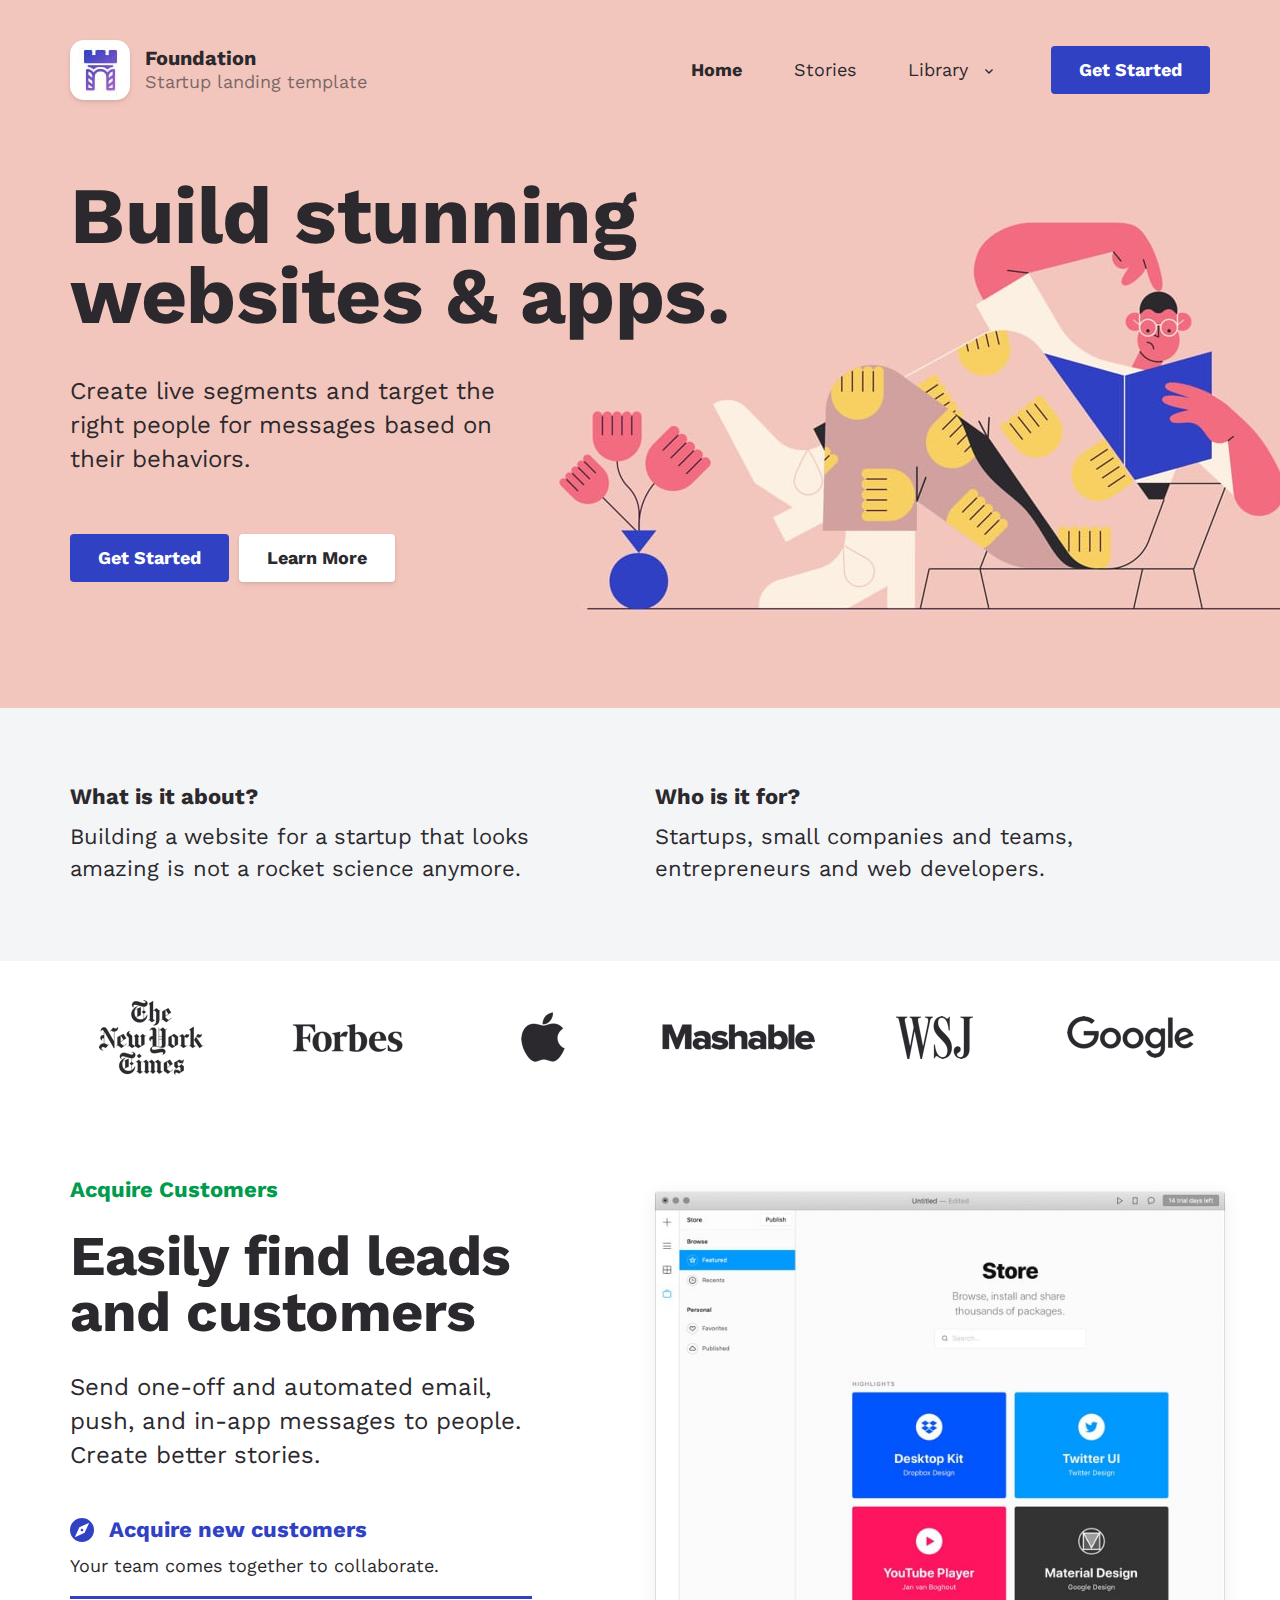
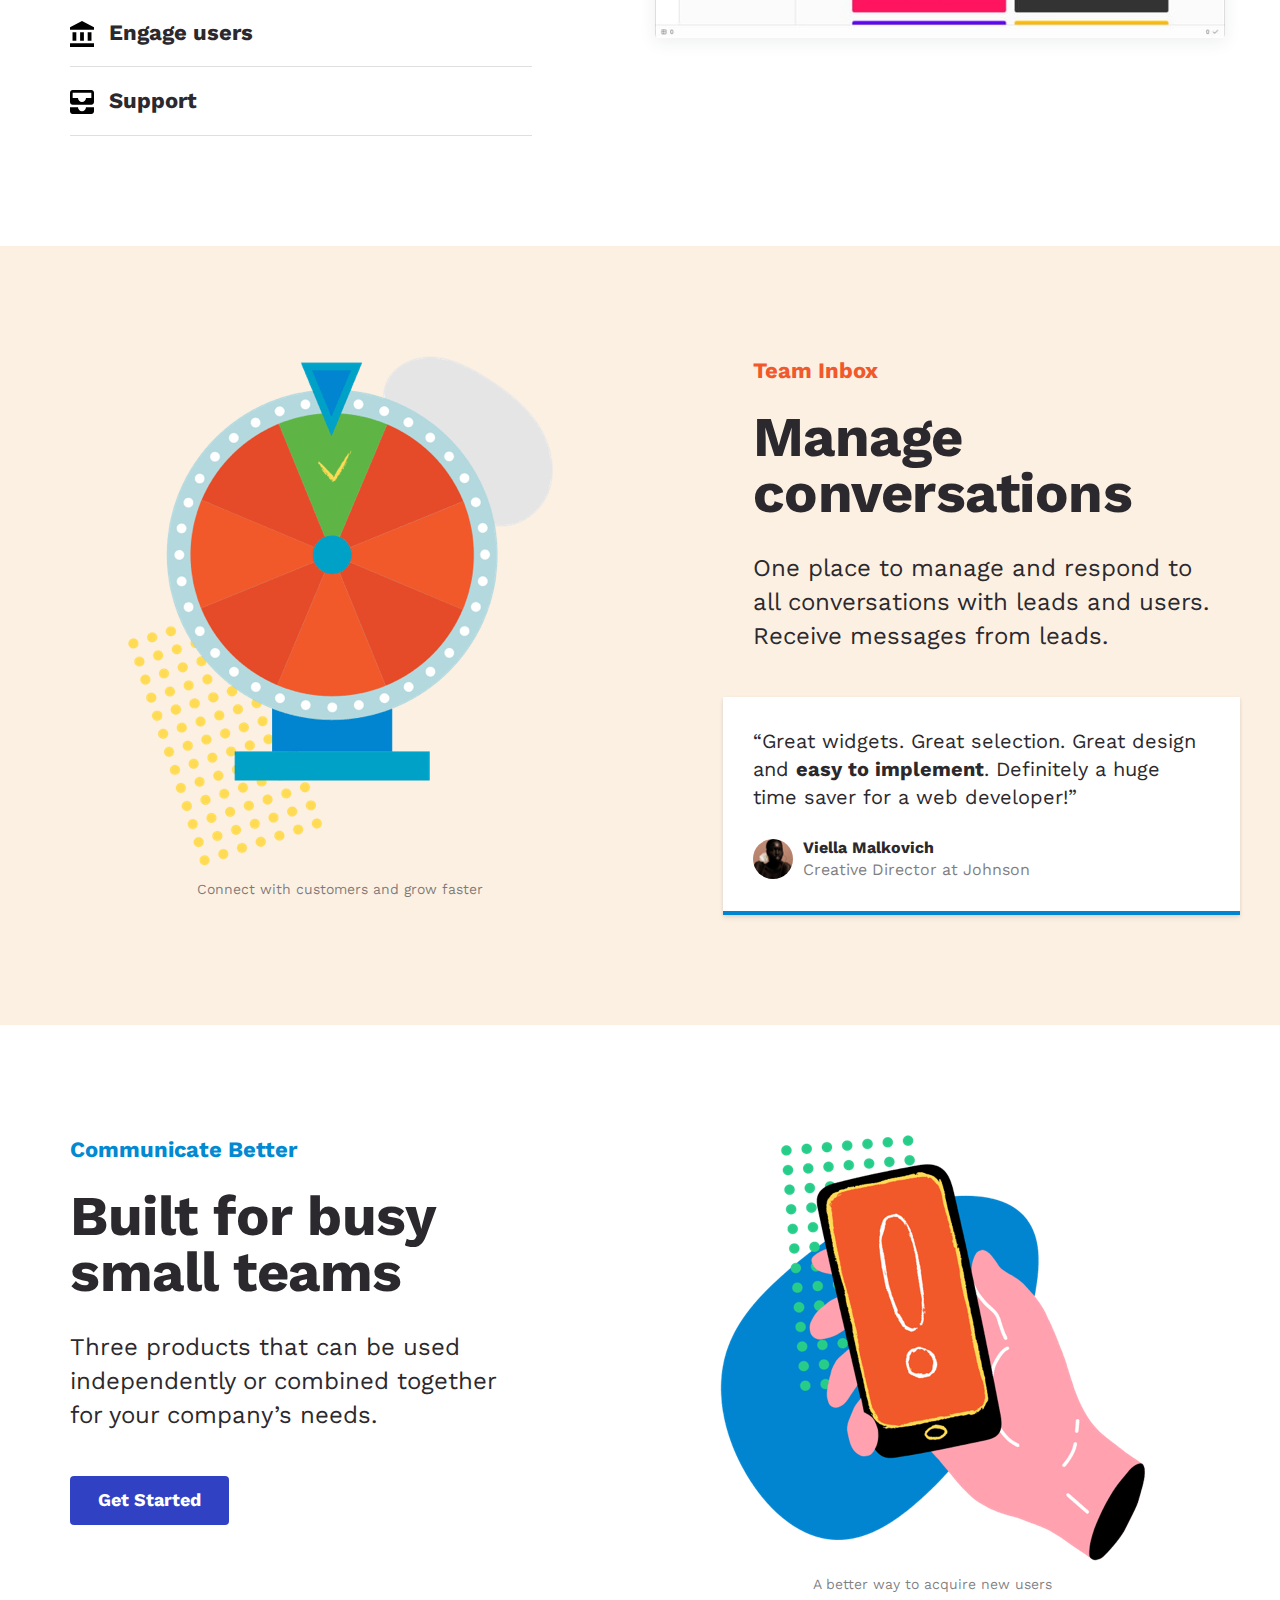
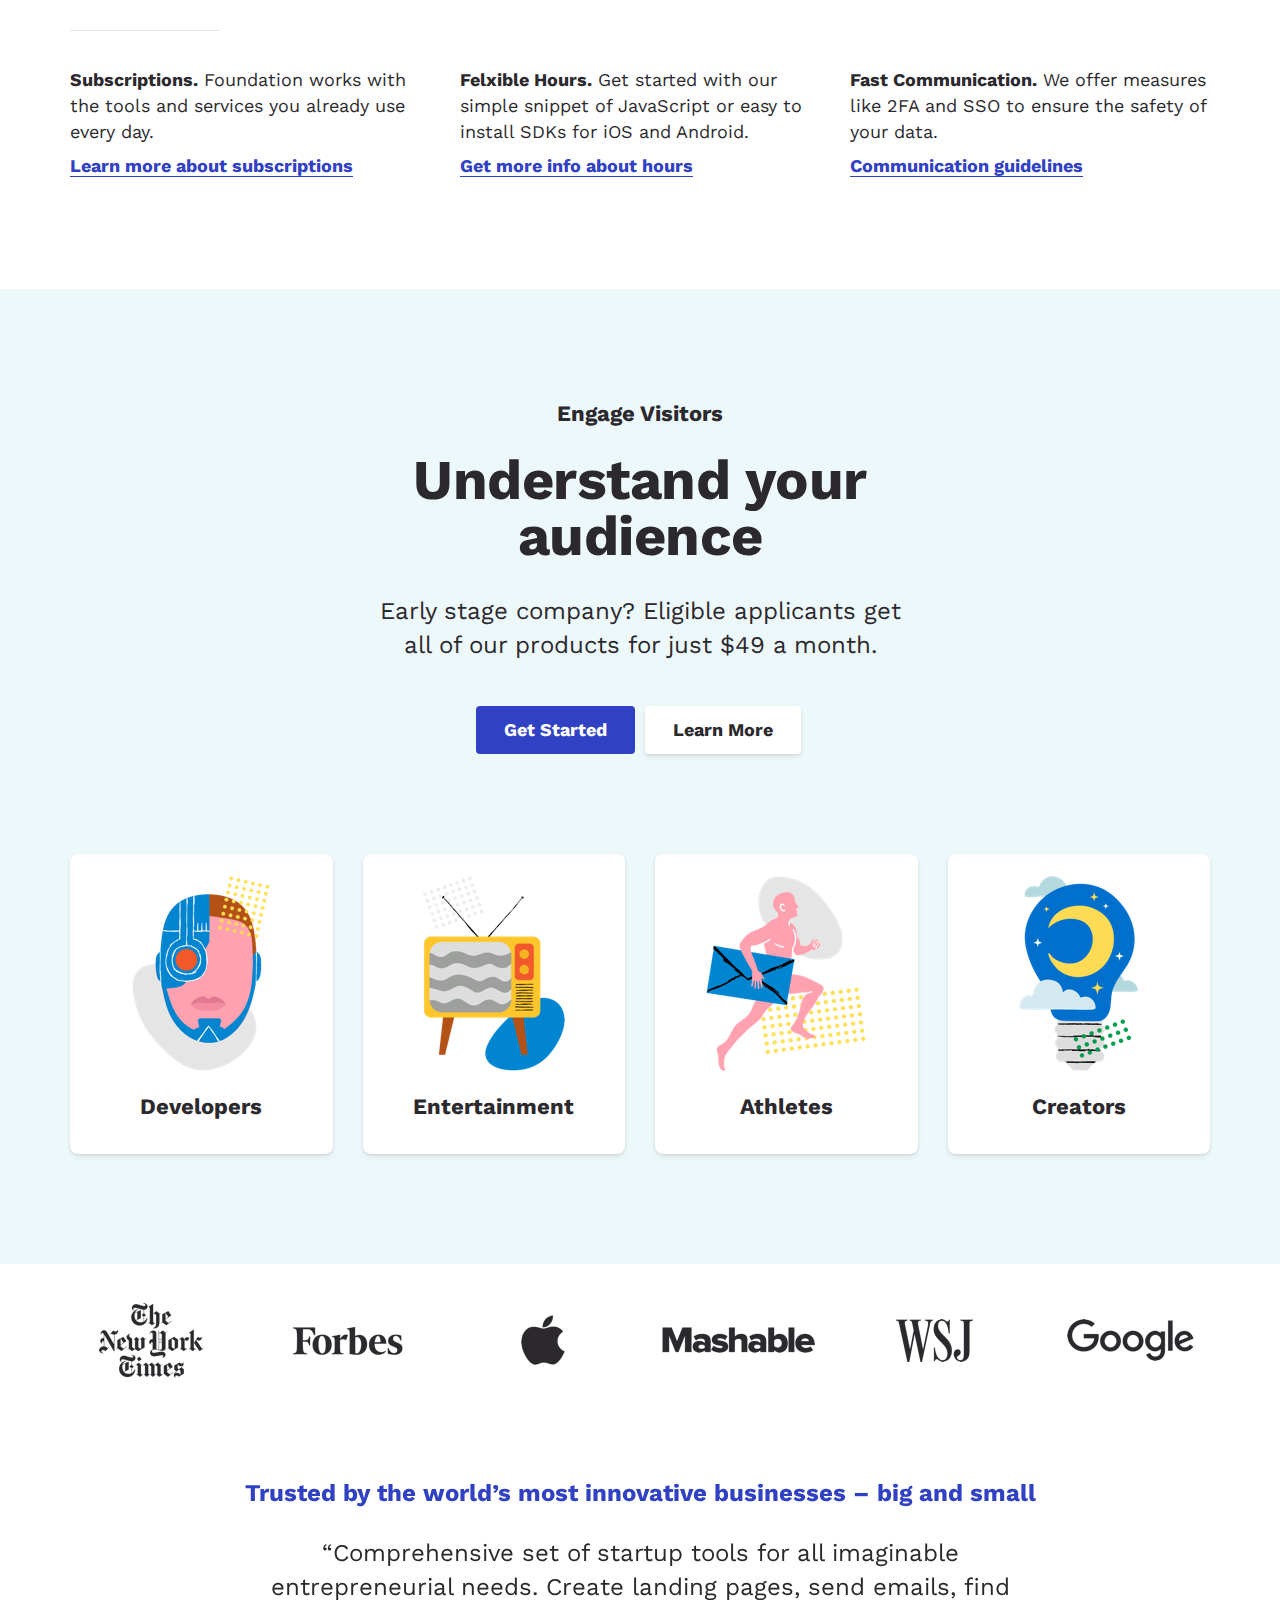
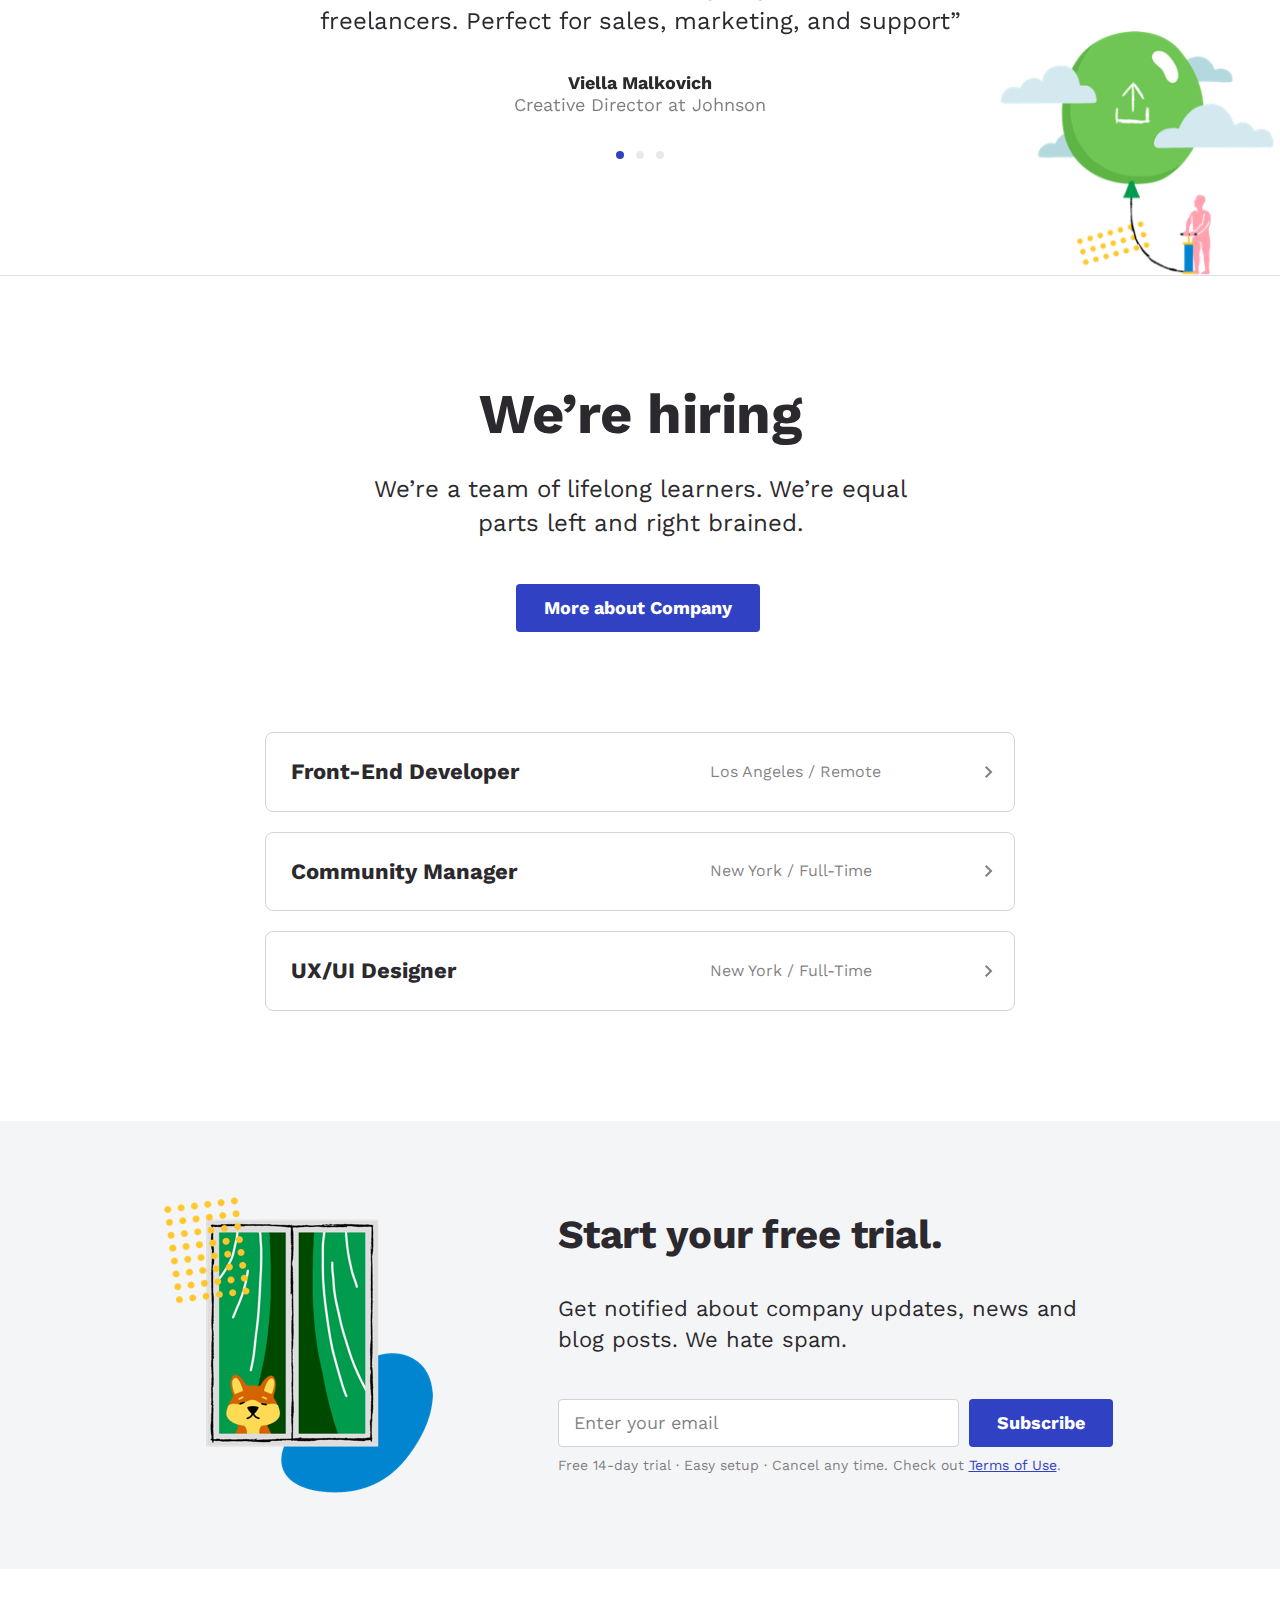
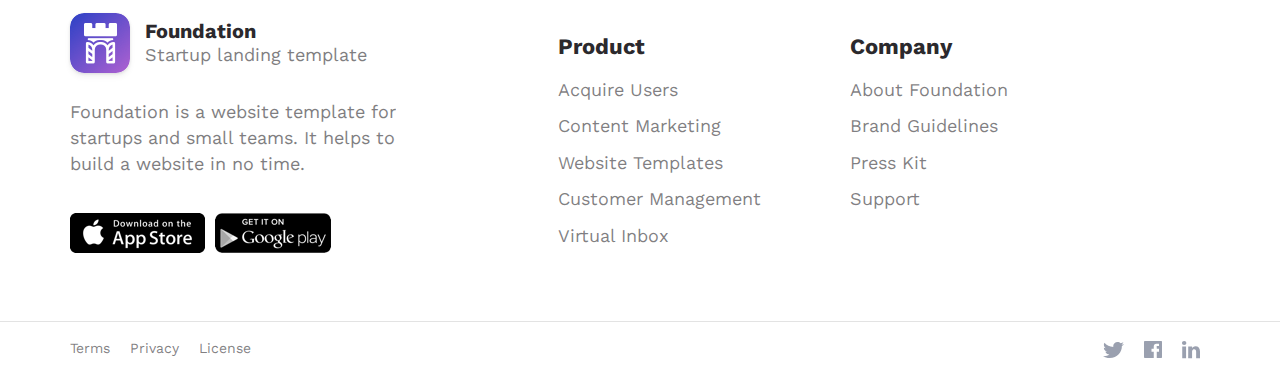
<file: main.html>
<!doctype html>
<html lang="en">
  <head>
    <meta charset="utf-8">
    <title>Foundation - Startup landing template</title>
    <meta http-equiv="X-UA-Compatible" content="IE=Edge">
    <meta name="viewport" content="width=device-width, initial-scale=1">
    <meta name="theme-color" content="#fff">
    <meta name="format-detection" content="telephone=no">
    <link rel="apple-touch-icon" sizes="180x180" href="img/apple-touch-icon.png">
    <link rel="icon" type="image/png" sizes="32x32" href="img/favicon-32x32.png">
    <link rel="icon" type="image/png" sizes="16x16" href="img/favicon-16x16.png">
    <link rel="manifest" href="img/site.webmanifest">
    <link rel="mask-icon" href="img/safari-pinned-tab.svg" color="#2a505b">
    <meta name="msapplication-TileColor" content="#da532c">
    <meta name="theme-color" content="#ffffff">
    <link href="https://fonts.googleapis.com/css?family=Work+Sans:400,700" rel="stylesheet">
    <link rel="stylesheet" media="all" href="css/bootstrap.min.css">
    <link rel="stylesheet" media="all" href="css/foundation.css">
    <meta name="description" content="">
    <!-- Twitter Card data -->
    <meta name="twitter:card" content="">
    <meta name="twitter:site" content="">
    <meta name="twitter:title" content="">
    <meta name="twitter:description" content="">
    <meta name="twitter:creator" content="">
    <meta name="twitter:image" content="">
    <!-- Open Graph data -->
    <meta property="og:title" content="">
    <meta property="og:type" content="article">
    <meta property="og:url" content="">
    <meta property="og:image" content="">
    <meta property="og:description" content="">
    <meta property="og:site_name" content="">
    <meta property="fb:admins" content="">
  </head>
  <body>
    <!-- BEGIN page -->
    <div class="page">
      <!-- BEGIN header -->
      <header class="header header-main">
        <div class="container">
          <nav class="navbar navbar-expand-lg">
            <a class="navbar-brand" href="/">
              <div class="navbar-logo">
                <img class="navbar-pic" src="img/foundation.jpg" srcset="img/foundation@2x.jpg 2x" alt="Foundation">
              </div>
              <div class="navbar-group">
                <div class="navbar-title">Foundation</div>
                <div class="navbar-text">Startup landing template</div>
              </div>
            </a>
            <button class="navbar-toggler" type="button" data-toggle="collapse" data-target="#navbarDropdown" aria-controls="navbarDropdown" aria-expanded="false" aria-label="Toggle navigation">
              <span class="navbar-toggler-icon"></span>
            </button>
            <div class="collapse navbar-collapse" id="navbarDropdown">
              <ul class="navbar-nav">
                <li class="nav-item">
                  <a class="nav-link active" href="#">Home</a>
                </li>
                <li class="nav-item">
                  <a class="nav-link" href="#">Stories</a>
                </li>
                <li class="nav-item">
                  <a class="nav-link nav-link-drop" href="#">
                    <span>Library</span>
                    <svg class="nav-arrow" xmlns="http://www.w3.org/2000/svg" width="8" height="5" viewBox="0 0 8 5">
                      <polygon points=".94 0 4 3.09 7.06 0 8 .951 4 5 0 .951" />
                    </svg>
                  </a>
                  <div class="nav-drop">
                    <div class="row">
                      <div class="col-md-6">
                        <a class="nav-group" href="#">
                          <div class="nav-title">Acquire Users</div>
                          <div class="nav-text">Work with the tools and services you use.</div>
                        </a>
                      </div>
                      <div class="col-md-6">
                        <a class="nav-group" href="#">
                          <div class="nav-title">Engage Customers</div>
                          <div class="nav-text">Get started with our simple snippet of JavaScript.</div>
                        </a>
                      </div>
                      <div class="col-md-6">
                        <a class="nav-group" href="#">
                          <div class="nav-title">Book Appointments</div>
                          <div class="nav-text">We offer measures like 2FA to ensure the safety.</div>
                        </a>
                      </div>
                      <div class="col-md-6">
                        <a class="nav-group" href="#">
                          <div class="nav-title">Generate Leads</div>
                          <div class="nav-text">Become a better designer by learning this courses.</div>
                        </a>
                      </div>
                    </div>
                  </div>
                </li>
              </ul>
              <a class="btn btn-primary" href="#">Get Started</a>
            </div>
          </nav>
        </div>
      </header>
      <!-- END header -->
      <!-- BEGIN inner -->
      <div class="inner">
        <div class="section section-main" style="background: #F3C6BD">
          <div class="container">
            <div class="section-body">
              <h1 class="title">Build stunning websites & apps.</h1>
              <div class="text">Create live segments and target the right people for messages based on their behaviors.</div>
              <div class="btn-group-simple">
                <button class="btn btn-primary">Get Started</button>
                <button class="btn btn-secondary">Learn More</button>
              </div>
              <div class="preview">
                <img class="preview-pic" src="img/ouch.jpg" srcset="img/ouch@2x.jpg 2x" alt="Foundation">
              </div>
            </div>
          </div>
        </div>
        <div class="section section-sm section-gray">
          <div class="container">
            <div class="row">
              <div class="col-md-6 mb-5 mb-lg-0">
                <div class="about">
                  <h4 class="about-title">What is it about?</h4>
                  <div class="about-text">Building a website for a startup that looks amazing is not a rocket science anymore.</div>
                </div>
              </div>
              <div class="col-md-6">
                <div class="about">
                  <h4 class="about-title">Who is it for?</h4>
                  <div class="about-text">Startups, small companies and teams, entrepreneurs and web developers.</div>
                </div>
              </div>
            </div>
          </div>
        </div>
        <div class="section section-with-logos">
          <div class="container">
            <div class="row logos">
              <div class="col-lg-2 col-4">
                <img class="logos-pic" src="/img/the-new-york-times.png" srcset="img/the-new-york-times@2x.png 2x" alt="">
              </div>
              <div class="col-lg-2 col-4">
                <img class="logos-pic" src="/img/forbes.png" srcset="img/forbes@2x.png 2x" alt="">
              </div>
              <div class="col-lg-2 col-4">
                <img class="logos-pic" src="/img/apple.png" srcset="img/apple@2x.png 2x" alt="">
              </div>
              <div class="col-lg-2 col-4">
                <img class="logos-pic" src="/img/mashable.png" srcset="img/mashable@2x.png 2x" alt="">
              </div>
              <div class="col-lg-2 col-4">
                <img class="logos-pic" src="/img/wsj.png" srcset="img/wsj@2x.png 2x" alt="">
              </div>
              <div class="col-lg-2 col-4">
                <img class="logos-pic" src="/img/google.png" srcset="img/google@2x.png 2x" alt="">
              </div>
            </div>
            <div class="row">
              <div class="col-md-6 mb-5 mb-lg-0">
                <div class="wrap">
                  <div class="theme" style="color: #009B4D">Acquire Customers</div>
                  <h2 class="title title-2">Easily find leads and customers</h2>
                  <div class="text">Send one-off and automated email, push, and in-app messages to people. Create better stories.</div>
                  <div class="accordion">
                    <div class="accordion-item active">
                      <div class="accordion-head">
                        <div class="accordion-icon">
                          <svg xmlns="http://www.w3.org/2000/svg" width="20" height="20" viewBox="0 0 20 20">
                            <path d="M10,8.9 C9.39,8.9 8.9,9.39 8.9,10 C8.9,10.61 9.39,11.1 10,11.1 C10.61,11.1 11.1,10.61 11.1,10 C11.1,9.39 10.61,8.9 10,8.9 Z M10,0 C4.48,0 0,4.48 0,10 C0,15.52 4.48,20 10,20 C15.52,20 20,15.52 20,10 C20,4.48 15.52,0 10,0 Z M12.19,12.19 L4,16 L7.81,7.81 L16,4 L12.19,12.19 Z" />
                          </svg>
                        </div>
                        <div class="accordion-title">Acquire new customers</div>
                      </div>
                      <div class="accordion-body">
                        <div class="accordion-text">Your team comes together to collaborate.</div>
                        <div class="accordion-preview">
                          <img class="accordion-pic" src="img/app.jpg" srcset="img/app@2x.jpg 2x" alt="">
                        </div>
                      </div>
                    </div>
                    <div class="accordion-item">
                      <div class="accordion-head">
                        <div class="accordion-icon">
                          <svg xmlns="http://www.w3.org/2000/svg" width="23" height="25" viewBox="0 0 23 25">
                            <path d="M2.421053,10.71429 L2.421053,19.04762 L6.052632,19.04762 L6.052632,10.71429 L2.421053,10.71429 Z M9.684211,10.71429 L9.684211,19.04762 L13.315789,19.04762 L13.315789,10.71429 L9.684211,10.71429 Z M0,25 L23,25 L23,21.42857 L0,21.42857 L0,25 Z M16.947368,10.71429 L16.947368,19.04762 L20.578947,19.04762 L20.578947,10.71429 L16.947368,10.71429 Z M11.5,0 L0,5.95238 L0,8.33333 L23,8.33333 L23,5.95238 L11.5,0 Z" />
                          </svg>
                        </div>
                        <div class="accordion-title">Engage users</div>
                      </div>
                      <div class="accordion-body">
                        <div class="accordion-text">Conversations are searchable by everyone.</div>
                        <div class="accordion-preview">
                          <img class="accordion-pic" src="img/app-2.jpg" srcset="img/app-2@2x.jpg 2x" alt="">
                        </div>
                      </div>
                    </div>
                    <div class="accordion-item">
                      <div class="accordion-head">
                        <div class="accordion-icon">
                          <svg xmlns="http://www.w3.org/2000/svg" width="22" height="22" viewBox="0 0 22 22">
                            <path d="M19.555556,0 L2.444444,0 C1.1,0 0,1.1 0,2.44444 L0,11 C0,12.34444 1.1,13.44444 2.444444,13.44444 L19.555556,13.44444 C20.9,13.44444 22,12.34444 22,11 L22,2.44444 C22,1.1 20.9,0 19.555556,0 Z M19.555556,7.33333 L14.666667,7.33333 C14.666667,9.31333 12.98,11 11,11 C9.02,11 7.333333,9.31333 7.333333,7.33333 L2.444444,7.33333 L2.444444,2.44444 L19.555556,2.44444 L19.555556,7.33333 Z M14.666667,15.88889 L22,15.88889 L22,19.55556 C22,20.9 20.9,22 19.555556,22 L2.444444,22 C1.1,22 0,20.9 0,19.55556 L0,15.88889 L7.333333,15.88889 C7.333333,17.91778 8.971111,19.55556 11,19.55556 C13.028889,19.55556 14.666667,17.91778 14.666667,15.88889 Z" />
                          </svg>
                        </div>
                        <div class="accordion-title">Support</div>
                      </div>
                      <div class="accordion-body">
                        <div class="accordion-text">Works with the tools you already use every day.</div>
                        <div class="accordion-preview">
                          <img class="accordion-pic" src="img/app-3.jpg" srcset="img/app-3@2x.jpg 2x" alt="">
                        </div>
                      </div>
                    </div>
                  </div>
                </div>
              </div>
            </div>
          </div>
        </div>
        <div class="section" style="background: #FCF0E3">
          <div class="container">
            <div class="row">
              <div class="col-md-6 col-lg-7 mb-5 mb-lg-0">
                <figure class="preview preview-mw">
                  <img class="preview-pic" src="img/rush-4.png" srcset="img/rush-4@2x.png 2x" alt="">
                  <figcaption class="preview-figcaption">Connect with customers and grow faster</figcaption>
                </figure>
              </div>
              <div class="col-md-6 col-lg-5">
                <div class="wrap">
                  <div class="theme" style="color: #F1592B">Team Inbox</div>
                  <div class="title title-2">Manage conversations</div>
                  <div class="text">One place to manage and respond to all conversations with leads and users. Receive messages from leads.</div>
                  <div class="review review-single">
                    <div class="review-content">“Great widgets. Great selection. Great design and <strong>easy to implement</strong>. Definitely a huge time saver for a web developer!”</div>
                    <div class="review-user">
                      <div class="review-preview">
                        <img class="review-pic" src="/img/user.png" srcset="img/user@2x.png 2x" alt="">
                      </div>
                      <div class="review-group">
                        <div class="review-name">Viella Malkovich</div>
                        <div class="review-position">Creative Director at Johnson</div>
                      </div>
                    </div>
                  </div>
                </div>
              </div>
            </div>
          </div>
        </div>
        <div class="section">
          <div class="container">
            <div class="row">
              <div class="col-md-6 mb-5 mb-lg-0">
                <div class="wrap">
                  <div class="theme" style="color: #0189D1">Communicate Better</div>
                  <div class="title title-2">Built for busy small teams</div>
                  <div class="text">Three products that can be used independently or combined together for your company’s needs.</div>
                  <a class="btn btn-primary" href="#">Get Started</a>
                </div>
              </div>
              <div class="col-md-6">
                <figure class="preview">
                  <img class="preview-pic" src="img/rush-16.png" srcset="img/rush-16@2x.png 2x" alt="">
                  <figcaption class="preview-figcaption">A better way to acquire new users</figcaption>
                </figure>
              </div>
            </div>
            <div class="hr"></div>
            <div class="row">
              <div class="col-md-4 mb-5 mb-lg-0">
                <div class="benefit">
                  <div class="benefit-content"><strong>Subscriptions.</strong> Foundation works with the tools and services you already use every day.</div>
                  <a class="link" href="#">Learn more about subscriptions</a>
                </div>
              </div>
              <div class="col-md-4 mb-5 mb-lg-0">
                <div class="benefit">
                  <div class="benefit-content"><strong>Felxible Hours.</strong> Get&nbsp;started with our simple snippet of JavaScript or easy to install SDKs for iOS and Android.</div>
                  <a class="link" href="#">Get more info about hours</a>
                </div>
              </div>
              <div class="col-md-4">
                <div class="benefit">
                  <div class="benefit-content"><strong>Fast Communication.</strong> We&nbsp;offer measures like 2FA and SSO to ensure the safety of your data.</div>
                  <a class="link" href="#">Communication guidelines</a>
                </div>
              </div>
            </div>
          </div>
        </div>
        <div class="section" style="background: #EDF8FB">
          <div class="container">
            <div class="center">
              <div class="theme">Engage Visitors</div>
              <div class="title title-2">Understand your audience</div>
              <div class="text">Early stage company? Eligible applicants get all of our products for just $49 a month.</div>
              <div class="btn-group-simple">
                <button class="btn btn-primary">Get Started</button>
                <button class="btn btn-secondary">Learn More</button>
              </div>
            </div>
            <div class="row audience">
              <div class="col-lg-3 col-md-6 mb-3 mb-lg-0">
                <a href="#" class="audience-item">
                  <div class="audience-preview">
                    <img class="audience-pic" src="/img/rush-2.png" srcset="img/rush-2@2x.png 2x" alt="">
                  </div>
                  <div class="audience-title">Developers</div>
                </a>
              </div>
              <div class="col-lg-3 col-md-6 mb-3 mb-lg-0">
                <a href="#" class="audience-item">
                  <div class="audience-preview">
                    <img class="audience-pic" src="/img/rush-9.png" srcset="img/rush-9@2x.png 2x" alt="">
                  </div>
                  <div class="audience-title">Entertainment</div>
                </a>
              </div>
              <div class="col-lg-3 col-md-6 mb-3 mb-lg-0">
                <a href="#" class="audience-item">
                  <div class="audience-preview">
                    <img class="audience-pic" src="/img/rush-13.png" srcset="img/rush-13@2x.png 2x" alt="">
                  </div>
                  <div class="audience-title">Athletes</div>
                </a>
              </div>
              <div class="col-lg-3 col-md-6 mb-md-3 mb-lg-0">
                <a href="#" class="audience-item">
                  <div class="audience-preview">
                    <img class="audience-pic" src="/img/rush-14.png" srcset="img/rush-14@2x.png 2x" alt="">
                  </div>
                  <div class="audience-title">Creators</div>
                </a>
              </div>
            </div>
          </div>
        </div>
        <div class="section section-with-logos border-bottom">
          <div class="container">
            <div class="row logos">
              <div class="col-lg-2 col-4">
                <img class="logos-pic" src="/img/the-new-york-times.png" srcset="img/the-new-york-times@2x.png 2x" alt="">
              </div>
              <div class="col-lg-2 col-4">
                <img class="logos-pic" src="/img/forbes.png" srcset="img/forbes@2x.png 2x" alt="">
              </div>
              <div class="col-lg-2 col-4">
                <img class="logos-pic" src="/img/apple.png" srcset="img/apple@2x.png 2x" alt="">
              </div>
              <div class="col-lg-2 col-4">
                <img class="logos-pic" src="/img/mashable.png" srcset="img/mashable@2x.png 2x" alt="">
              </div>
              <div class="col-lg-2 col-4">
                <img class="logos-pic" src="/img/wsj.png" srcset="img/wsj@2x.png 2x" alt="">
              </div>
              <div class="col-lg-2 col-4">
                <img class="logos-pic" src="/img/google.png" srcset="img/google@2x.png 2x" alt="">
              </div>
            </div>
            <div id="carouselExampleIndicators" class="carousel slide text-lg-center" data-ride="carousel">
              <div class="carousel-inner">
                <div class="carousel-item active">
                  <div class="review">
                    <div class="review-title">Trusted by the world’s most innovative businesses – big and small</div>
                    <div class="review-text">“Comprehensive set of startup tools for all imaginable entrepreneurial needs. Create landing pages, send emails, find freelancers. Perfect for sales, marketing, and support”</div>
                    <div class="review-name">Viella Malkovich</div>
                    <div class="review-position">Creative Director at Johnson</div>
                  </div>
                </div>
                <div class="carousel-item">
                  <div class="review">
                    <div class="review-title">Trusted by the world’s most innovative businesses – big and small</div>
                    <div class="review-text">“Comprehensive set of startup tools for all imaginable entrepreneurial needs. Create landing pages, send emails, find freelancers. Perfect for sales, marketing, and support”</div>
                    <div class="review-name">Viella Malkovich</div>
                    <div class="review-position">Creative Director at Johnson</div>
                  </div>
                </div>
                <div class="carousel-item">
                  <div class="review">
                    <div class="review-title">Trusted by the world’s most innovative businesses – big and small</div>
                    <div class="review-text">“Comprehensive set of startup tools for all imaginable entrepreneurial needs. Create landing pages, send emails, find freelancers. Perfect for sales, marketing, and support”</div>
                    <div class="review-name">Viella Malkovich</div>
                    <div class="review-position">Creative Director at Johnson</div>
                  </div>
                </div>
              </div>
              <ol class="carousel-indicators">
                <li data-target="#carouselExampleIndicators" data-slide-to="0" class="active"></li>
                <li data-target="#carouselExampleIndicators" data-slide-to="1"></li>
                <li data-target="#carouselExampleIndicators" data-slide-to="2"></li>
              </ol>
            </div>
            <div class="preview preview-review">
              <img class="preview-pic" src="img/rush-1.png" srcset="img/rush-1@2x.png 2x" alt="">
            </div>
          </div>
        </div>
        <div class="section">
          <div class="container">
            <div class="center">
              <div class="title title-2">We’re hiring</div>
              <div class="text">We’re a team of lifelong learners. We’re equal parts left and right brained.</div>
              <div class="btn-group-simple">
                <button class="btn btn-primary">More about Company</button>
              </div>
            </div>
            <div class="vacancy">
              <a href="#" class="vacancy-item">
                <div class="vacancy-title">Front-End Developer</div>
                <div class="vacancy-text">Los Angeles / Remote</div>
                <div class="vacancy-arrow">
                  <svg xmlns="http://www.w3.org/2000/svg" width="8" height="12" viewBox="0 0 8 12">
                    <polygon points="0 10.59 4.58 6 0 1.41 1.41 0 7.41 6 1.41 12" />
                  </svg>
                </div>
              </a>
              <a href="#" class="vacancy-item">
                <div class="vacancy-title">Community Manager</div>
                <div class="vacancy-text">New York / Full-Time</div>
                <div class="vacancy-arrow">
                  <svg xmlns="http://www.w3.org/2000/svg" width="8" height="12" viewBox="0 0 8 12">
                    <polygon points="0 10.59 4.58 6 0 1.41 1.41 0 7.41 6 1.41 12" />
                  </svg>
                </div>
              </a>
              <a href="#" class="vacancy-item">
                <div class="vacancy-title">UX/UI Designer</div>
                <div class="vacancy-text">New York / Full-Time</div>
                <div class="vacancy-arrow">
                  <svg xmlns="http://www.w3.org/2000/svg" width="8" height="12" viewBox="0 0 8 12">
                    <polygon points="0 10.59 4.58 6 0 1.41 1.41 0 7.41 6 1.41 12" />
                  </svg>
                </div>
              </a>
            </div>
          </div>
        </div>
        <div class="section section-sm section-gray">
          <div class="container">
            <div class="row align-items-center">
              <div class="col-md-5 mb-4 mb-lg-0">
                <figure class="preview">
                  <img class="preview-pic" src="img/rush.png" srcset="img/rush@2x.png 2x" alt="">
                </figure>
              </div>
              <div class="col-md-7 col-xl-6">
                <div class="title title-3">Start your free trial.</div>
                <div class="text text-sm">Get notified about company updates, news and blog posts. We hate spam.</div>
                <div class="subscribe">
                  <form class="subscribe-form">
                    <div class="form-group">
                      <input class="form-control" type="email" placeholder="Enter your email" required="">
                    </div>
                    <button class="btn btn-primary" type="submit">Subscribe</button>
                  </form>
                  <div class="subscribe-content">Free 14-day trial · Easy setup · Cancel any time. Check out <a href="#">Terms of Use</a>.</div>
                </div>
              </div>
            </div>
          </div>
        </div>
      </div>
      <!-- END inner -->
      <!-- BEGIN footer -->
      <footer class="footer">
        <div class="footer-section">
          <div class="container">
            <div class="row">
              <div class="col-lg-5 mb-3 mb-lg-0">
                <a class="navbar-brand" href="/">
                  <div class="navbar-logo">
                    <img class="navbar-pic" src="img/foundation-color.png" srcset="img/foundation-color@2x.png 2x" alt="Foundation">
                  </div>
                  <div class="navbar-group">
                    <div class="navbar-title">Foundation</div>
                    <div class="navbar-text">Startup landing template</div>
                  </div>
                </a>
                <div class="footer-text">Foundation is a website template for startups and small teams. It helps to build a website in no time.</div>
                <div class="apps">
                  <a href="#" class="apps-link">
                    <img class="apps-pic" src="img/appstore.png" srcset="img/appstore@2x.png 2x" alt="Apple Store">
                  </a>
                  <a href="#" class="apps-link">
                    <img class="apps-pic" src="img/googleplay.png" srcset="img/googleplay@2x.png 2x" alt="Google Play">
                  </a>
                </div>
              </div>
              <div class="hr"></div>
              <div class="col-lg-3 col-md-6 mb-3 mb-lg-0">
                <div class="footer-category">Product</div>
                <div class="footer-menu">
                  <a class="footer-link" href="#">Acquire Users</a>
                  <a class="footer-link" href="#">Content Marketing</a>
                  <a class="footer-link" href="#">Website Templates</a>
                  <a class="footer-link" href="#">Customer Management</a>
                  <a class="footer-link" href="#">Virtual Inbox</a>
                </div>
              </div>
              <div class="col-lg-3 col-md-6 mb-md-3 mb-lg-0">
                <div class="footer-category">Company</div>
                <div class="footer-menu">
                  <a class="footer-link" href="#">About Foundation</a>
                  <a class="footer-link" href="#">Brand Guidelines</a>
                  <a class="footer-link" href="#">Press Kit</a>
                  <a class="footer-link" href="#">Support</a>
                </div>
              </div>
            </div>
          </div>
        </div>
        <div class="footer-down">
          <div class="container">
            <div class="row align-items-center">
              <div class="col-lg-6">
                <nav class="footer-nav">
                  <a href="#" class="footer-link">Terms</a>
                  <a href="#" class="footer-link">Privacy</a>
                  <a href="#" class="footer-link">License</a>
                </nav>
              </div>
              <div class="col-lg-6">
                <div class="socials">
                  <a class="socials-item" href="#">
                    <img class="socials-pic" src="img/icon-twitter.svg" alt="Twitter">
                  </a>
                  <a class="socials-item" href="#">
                    <img class="socials-pic" src="img/icon-facebook.svg" alt="Facebook">
                  </a>
                  <a class="socials-item" href="#">
                    <img class="socials-pic" src="img/icon-linkedin.svg" alt="LinkedIn">
                  </a>
                </div>
              </div>
            </div>
          </div>
        </div>
      </footer>
      <!-- END footer -->
    </div>
    <!-- END page -->
    <!-- BEGIN scripts -->
    <script src="js/lib/jquery-3.3.1.min.js"></script>
    <script src="js/lib/bootstrap.min.js"></script>
    <script src="js/foundation.js"></script>
    <!-- END scripts -->
  </body>
</html>
</file>
